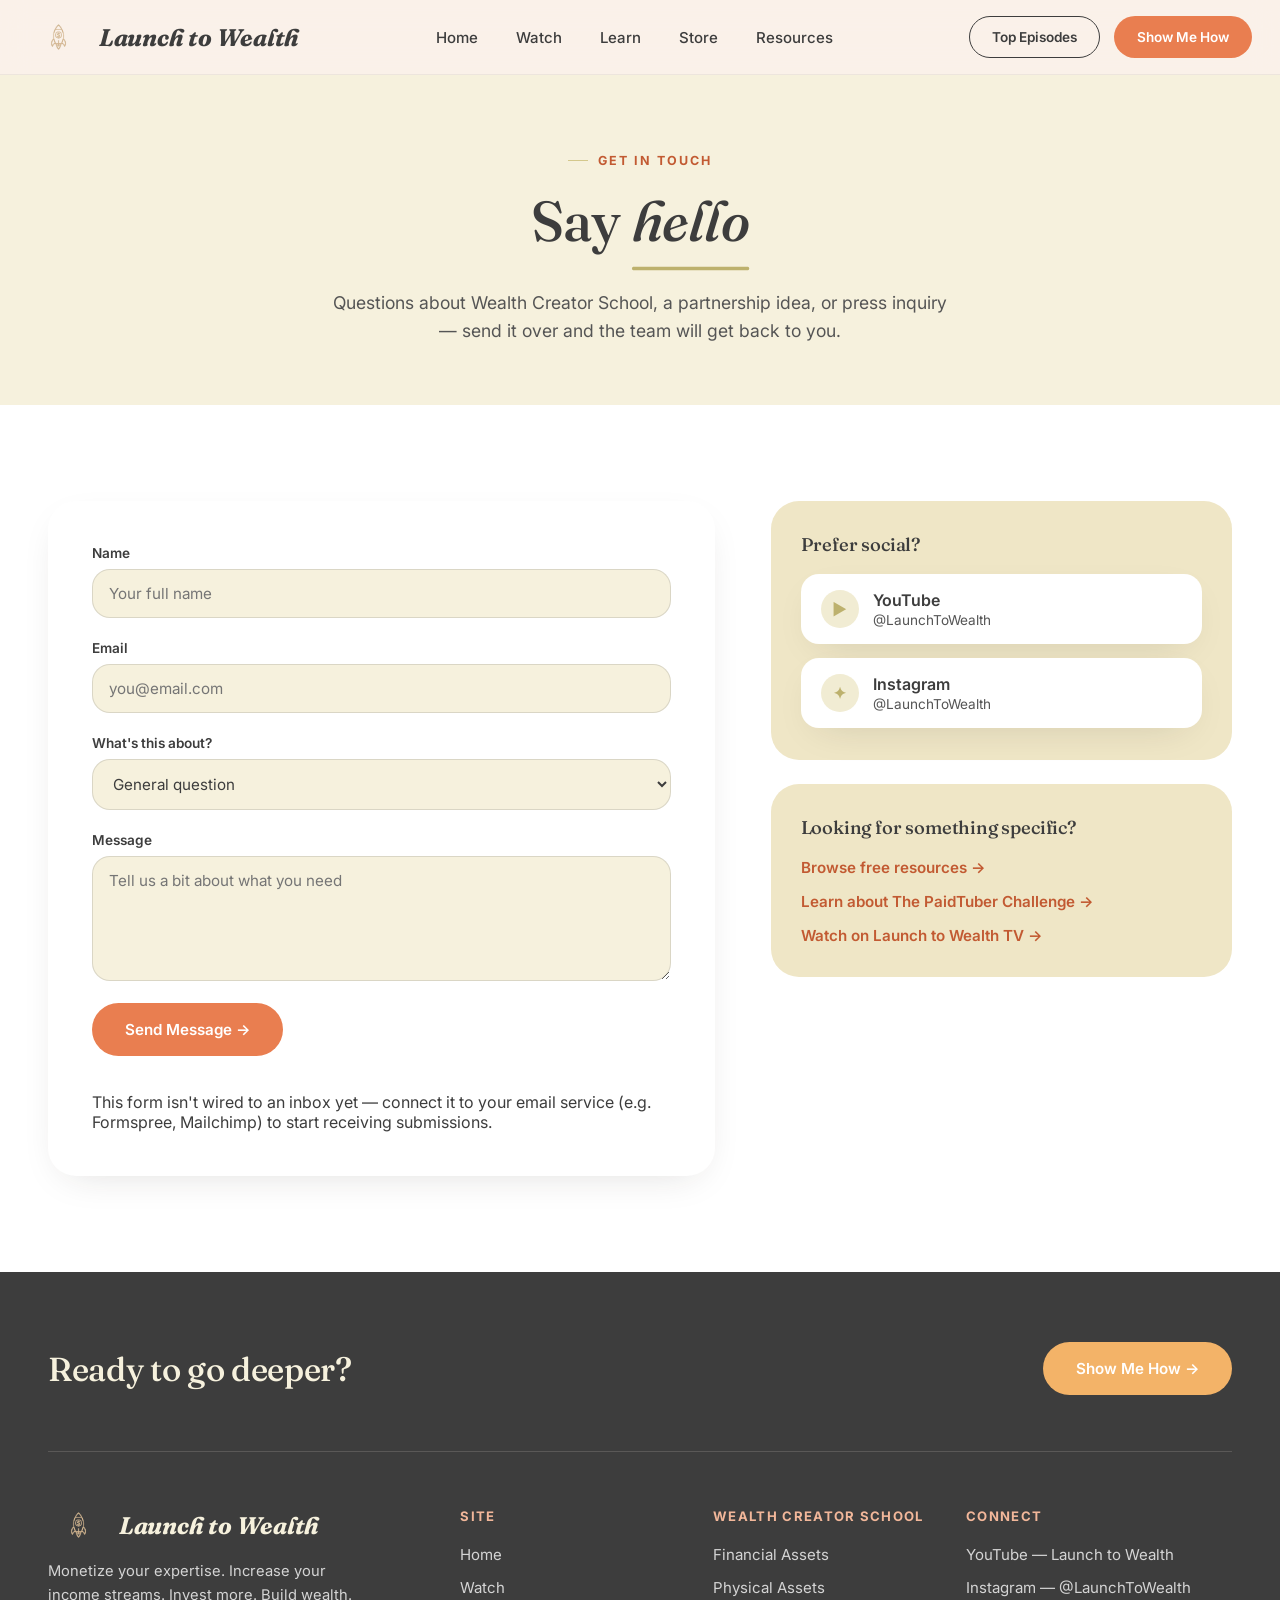
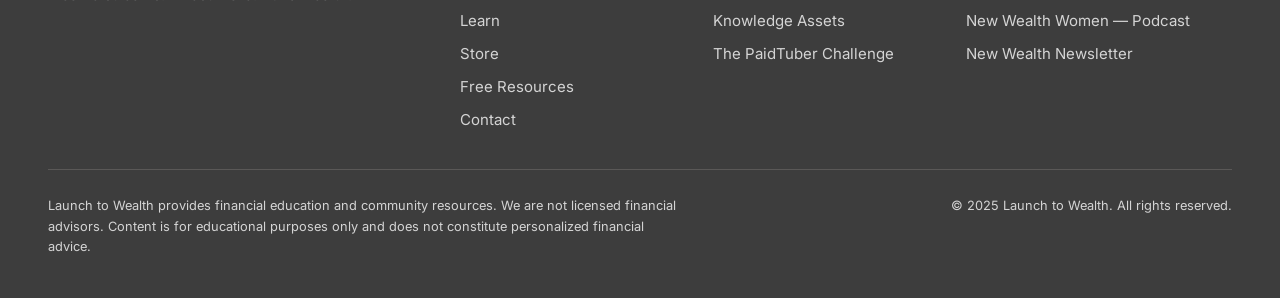
<file: contact.html>
<!DOCTYPE html>
<html lang="en">
<head>
<meta charset="UTF-8">
<meta name="viewport" content="width=device-width, initial-scale=1.0">
<title>Contact — Launch to Wealth</title>
<meta name="description" content="Get in touch with the Launch to Wealth team.">
<link rel="stylesheet" href="css/style.css">
</head>
<body>

<!-- ============ HEADER / NAV ============ -->
<header class="site-header">
  <nav class="nav">
    <a href="index.html" class="nav-logo">
      <img src="images/logo.png" alt="Launch to Wealth" onerror="this.style.display='none'; this.nextElementSibling.style.display='flex';">
      <span class="mark" style="display:none;">L</span>
      Launch to Wealth
    </a>
    <div class="nav-links">
      <a href="index.html">Home</a>
      <a href="index.html#watch">Watch</a>
      <a href="wealth-creator-school.html">Learn</a>
      <a href="index.html#store">Store</a>
      <a href="resources.html">Resources</a>
    </div>
    <div class="nav-cta">
      <a href="episodes.html" class="btn btn-outline btn-sm">Top Episodes</a>
      <a href="index.html#learn" class="btn btn-primary btn-sm">Show Me How</a>
      <button class="nav-toggle" aria-label="Menu"><span></span><span></span><span></span></button>
    </div>
  </nav>
  <div class="mobile-panel">
    <a href="index.html">Home</a>
    <a href="index.html#watch">Watch</a>
    <a href="wealth-creator-school.html">Learn</a>
    <a href="index.html#store">Store</a>
    <a href="resources.html">Resources</a>
    <a href="episodes.html">Top Episodes</a>
    <a href="index.html#learn" class="btn btn-primary">Show Me How</a>
  </div>
</header>

<!-- ============ PAGE HERO ============ -->
<section class="page-hero container" data-reveal>
  <span class="eyebrow">Get In Touch</span>
  <h1>Say <span class="italic squiggle">hello</span></h1>
  <p>Questions about Wealth Creator School, a partnership idea, or press inquiry — send it over and the team will get back to you.</p>
</section>

<!-- ============ CONTACT FORM + INFO ============ -->
<section class="section section-paper">
  <div class="container">
    <div class="contact-grid" data-reveal>
      <form class="contact-form">
        <div class="form-row">
          <label for="cf-name">Name</label>
          <input type="text" id="cf-name" name="name" required placeholder="Your full name">
        </div>
        <div class="form-row">
          <label for="cf-email">Email</label>
          <input type="email" id="cf-email" name="email" required placeholder="you@email.com">
        </div>
        <div class="form-row">
          <label for="cf-topic">What's this about?</label>
          <select id="cf-topic" name="topic">
            <option>General question</option>
            <option>The PaidTuber Challenge</option>
            <option>Brand or press inquiry</option>
            <option>Something else</option>
          </select>
        </div>
        <div class="form-row">
          <label for="cf-message">Message</label>
          <textarea id="cf-message" name="message" rows="5" required placeholder="Tell us a bit about what you need"></textarea>
        </div>
        <button type="submit" class="btn btn-primary">Send Message →</button>
        <p class="form-note" style="margin-top:14px;">This form isn't wired to an inbox yet — connect it to your email service (e.g. Formspree, Mailchimp) to start receiving submissions.</p>
      </form>

      <div class="contact-info">
        <div class="contact-info-card">
          <h3>Prefer social?</h3>
          <div class="founder-platforms">
            <a href="https://www.youtube.com/@LaunchToWealth" target="_blank" rel="noopener">
              <span class="plat-icon">▶</span>
              <span>YouTube <span class="plat-sub">@LaunchToWealth</span></span>
            </a>
            <a href="#">
              <span class="plat-icon">✦</span>
              <span>Instagram <span class="plat-sub">@LaunchToWealth</span></span>
            </a>
          </div>
        </div>
        <div class="contact-info-card">
          <h3>Looking for something specific?</h3>
          <ul class="contact-quicklinks">
            <li><a href="resources.html">Browse free resources →</a></li>
            <li><a href="paidtuber.html">Learn about The PaidTuber Challenge →</a></li>
            <li><a href="episodes.html">Watch on Launch to Wealth TV →</a></li>
          </ul>
        </div>
      </div>
    </div>
  </div>
</section>

<!-- ============ FOOTER ============ -->
<footer class="site-footer">
  <div class="container">
    <div class="footer-cta">
      <h2>Ready to go deeper?</h2>
      <a href="index.html#learn" class="btn btn-sage">Show Me How →</a>
    </div>
    <div class="footer-grid">
      <div class="footer-brand">
        <a href="index.html" class="nav-logo">
          <img src="images/logo.png" alt="Launch to Wealth" onerror="this.style.display='none'; this.nextElementSibling.style.display='flex';">
          <span class="mark" style="display:none;">L</span>
          Launch to Wealth
        </a>
        <p>Monetize your expertise. Increase your income streams. Invest more. Build wealth.</p>
      </div>
      <div class="footer-col">
        <h4>Site</h4>
        <ul>
          <li><a href="index.html">Home</a></li>
          <li><a href="index.html#watch">Watch</a></li>
          <li><a href="wealth-creator-school.html">Learn</a></li>
          <li><a href="index.html#store">Store</a></li>
          <li><a href="resources.html">Free Resources</a></li>
          <li><a href="contact.html">Contact</a></li>
        </ul>
      </div>
      <div class="footer-col">
        <h4>Wealth Creator School</h4>
        <ul>
          <li><a href="wealth-creator-school.html#financial-assets">Financial Assets</a></li>
          <li><a href="wealth-creator-school.html#physical-assets">Physical Assets</a></li>
          <li><a href="wealth-creator-school.html#knowledge-assets">Knowledge Assets</a></li>
          <li><a href="paidtuber.html">The PaidTuber Challenge</a></li>
        </ul>
      </div>
      <div class="footer-col">
        <h4>Connect</h4>
        <ul>
          <li><a href="https://www.youtube.com/@LaunchToWealth" target="_blank" rel="noopener">YouTube — Launch to Wealth</a></li>
          <li><a href="#">Instagram — @LaunchToWealth</a></li>
          <li><a href="#">New Wealth Women — Podcast</a></li>
          <li><a href="index.html#email-capture">New Wealth Newsletter</a></li>
        </ul>
      </div>
    </div>
    <div class="footer-legal">
      <p>Launch to Wealth provides financial education and community resources. We are not licensed financial advisors. Content is for educational purposes only and does not constitute personalized financial advice.</p>
      <p class="copyright">© 2025 Launch to Wealth. All rights reserved.</p>
    </div>
  </div>
</footer>

<script src="js/script.js"></script>
</body>
</html>
</file>
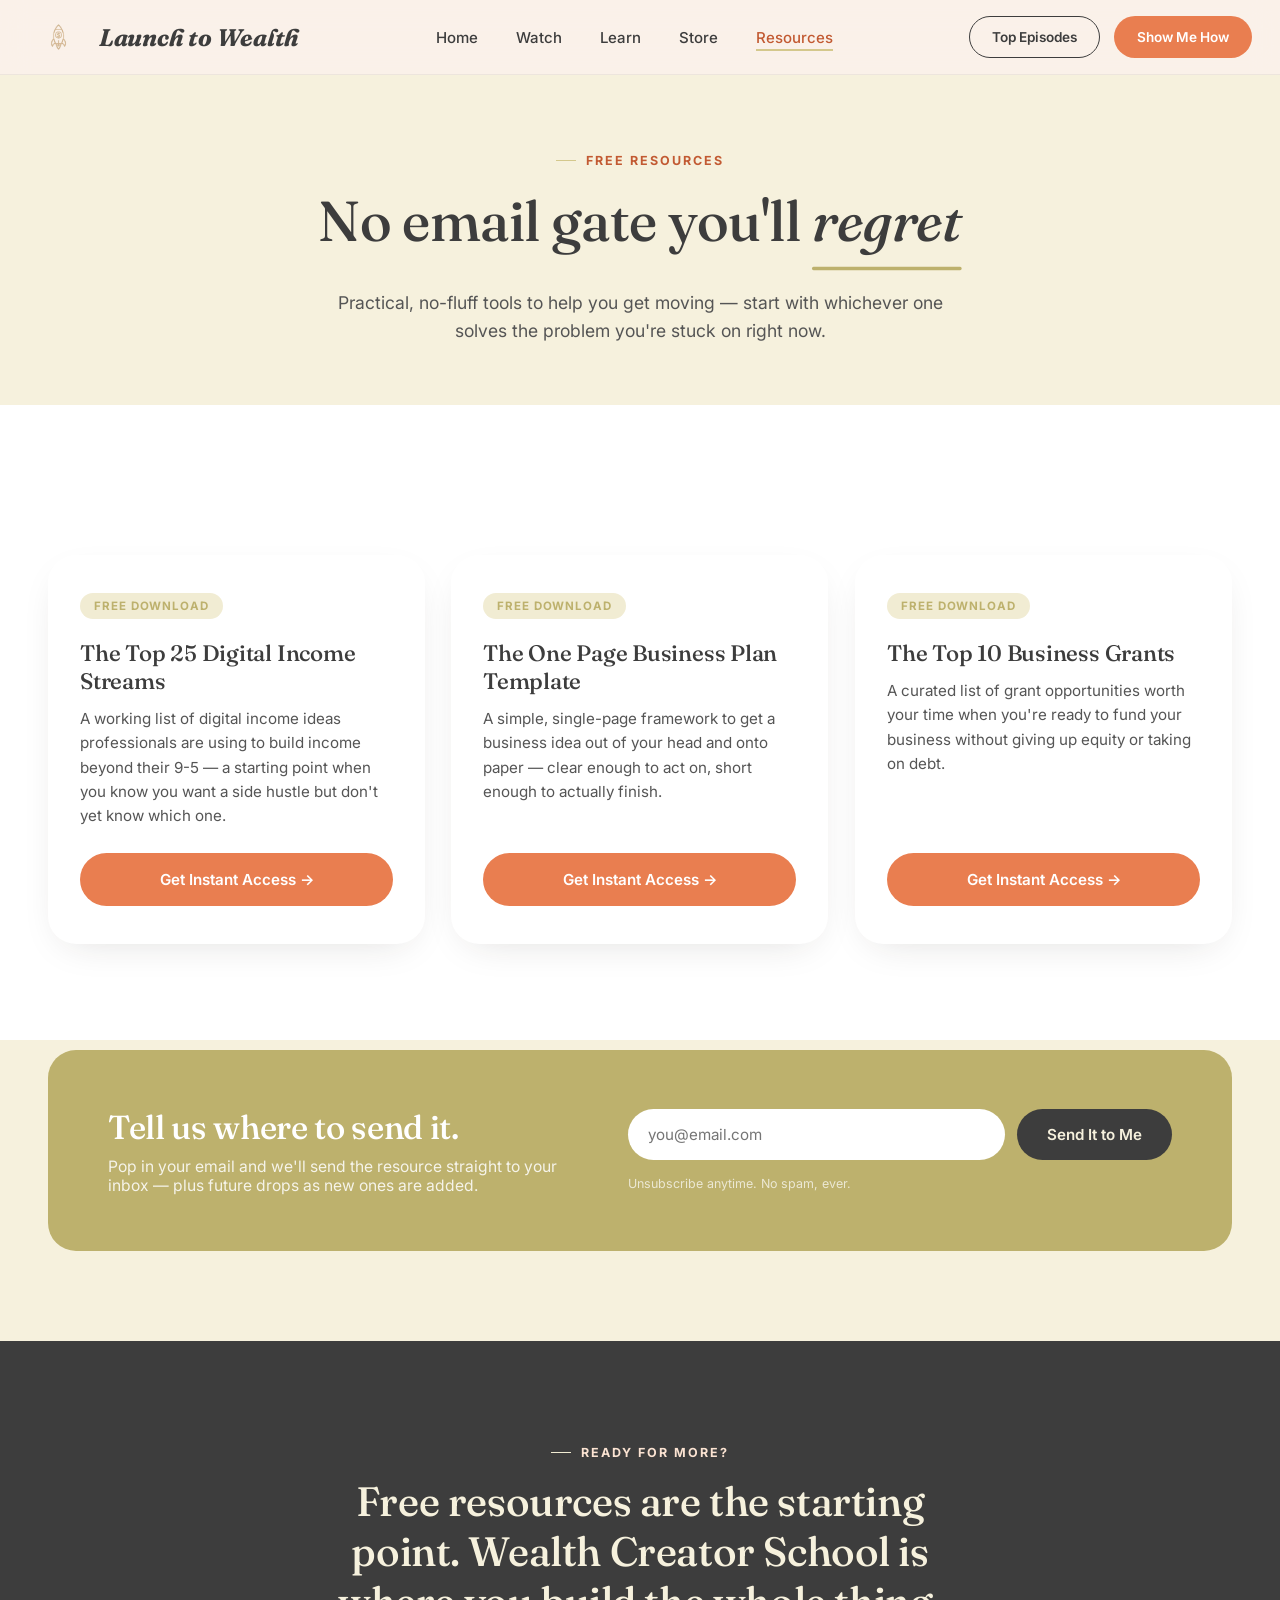
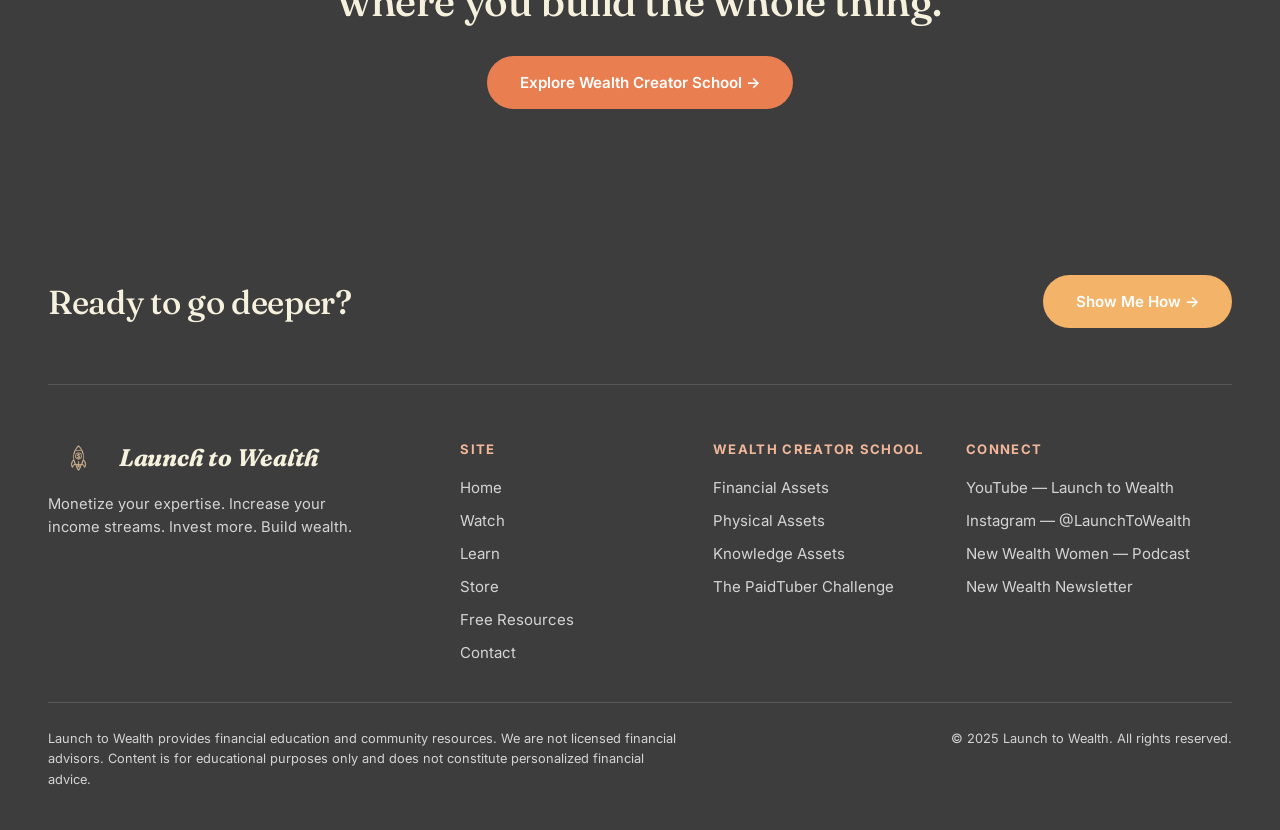
<file: resources.html>
<!DOCTYPE html>
<html lang="en">
<head>
<meta charset="UTF-8">
<meta name="viewport" content="width=device-width, initial-scale=1.0">
<title>Free Resources — Launch to Wealth</title>
<meta name="description" content="Free downloadable resources to help you launch a side hustle, fund your business, and build income beyond your 9-5.">
<link rel="stylesheet" href="css/style.css">
</head>
<body>

<!-- ============ HEADER / NAV ============ -->
<header class="site-header">
  <nav class="nav">
    <a href="index.html" class="nav-logo">
      <img src="images/logo.png" alt="Launch to Wealth" onerror="this.style.display='none'; this.nextElementSibling.style.display='flex';">
      <span class="mark" style="display:none;">L</span>
      Launch to Wealth
    </a>
    <div class="nav-links">
      <a href="index.html">Home</a>
      <a href="index.html#watch">Watch</a>
      <a href="wealth-creator-school.html">Learn</a>
      <a href="index.html#store">Store</a>
      <a href="resources.html" class="active">Resources</a>
    </div>
    <div class="nav-cta">
      <a href="episodes.html" class="btn btn-outline btn-sm">Top Episodes</a>
      <a href="index.html#learn" class="btn btn-primary btn-sm">Show Me How</a>
      <button class="nav-toggle" aria-label="Menu"><span></span><span></span><span></span></button>
    </div>
  </nav>
  <div class="mobile-panel">
    <a href="index.html">Home</a>
    <a href="index.html#watch">Watch</a>
    <a href="wealth-creator-school.html">Learn</a>
    <a href="index.html#store">Store</a>
    <a href="resources.html" class="active">Resources</a>
    <a href="episodes.html">Top Episodes</a>
    <a href="index.html#learn" class="btn btn-primary">Show Me How</a>
  </div>
</header>

<!-- ============ PAGE HERO ============ -->
<section class="page-hero container" data-reveal>
  <span class="eyebrow">Free Resources</span>
  <h1>No email gate you'll <span class="italic squiggle">regret</span></h1>
  <p>Practical, no-fluff tools to help you get moving — start with whichever one solves the problem you're stuck on right now.</p>
</section>

<!-- ============ RESOURCE CARDS ============ -->
<section class="section section-paper">
  <div class="container">
    <div class="academy-grid" data-reveal data-reveal-stagger>

      <div class="academy-card">
        <span class="badge">Free Download</span>
        <h3>The Top 25 Digital Income Streams</h3>
        <p>A working list of digital income ideas professionals are using to build income beyond their 9-5 — a starting point when you know you want a side hustle but don't yet know which one.</p>
        <a href="#get-access" class="btn btn-primary">Get Instant Access →</a>
      </div>

      <div class="academy-card">
        <span class="badge">Free Download</span>
        <h3>The One Page Business Plan Template</h3>
        <p>A simple, single-page framework to get a business idea out of your head and onto paper — clear enough to act on, short enough to actually finish.</p>
        <a href="#get-access" class="btn btn-primary">Get Instant Access →</a>
      </div>

      <div class="academy-card">
        <span class="badge">Free Download</span>
        <h3>The Top 10 Business Grants</h3>
        <p>A curated list of grant opportunities worth your time when you're ready to fund your business without giving up equity or taking on debt.</p>
        <a href="#get-access" class="btn btn-primary">Get Instant Access →</a>
      </div>

    </div>
  </div>
</section>

<!-- ============ GET ACCESS (EMAIL CAPTURE) ============ -->
<section class="container" id="get-access" style="padding: 10px 28px 90px;">
  <div class="email-capture" data-reveal>
    <div class="copy">
      <h2>Tell us where to send it.</h2>
      <p>Pop in your email and we'll send the resource straight to your inbox — plus future drops as new ones are added.</p>
    </div>
    <form class="email-form">
      <input type="email" placeholder="you@email.com" required aria-label="Email address">
      <button type="submit">Send It to Me</button>
      <span class="form-note">Unsubscribe anytime. No spam, ever.</span>
    </form>
  </div>
</section>

<!-- ============ NEXT STEP ============ -->
<section class="section section-ink">
  <div class="container" style="text-align:center;" data-reveal>
    <span class="eyebrow on-dark center">Ready For More?</span>
    <h2 style="color:var(--cream); font-size:clamp(1.9rem,3.2vw,2.6rem); margin-top:16px; max-width:640px; margin-left:auto; margin-right:auto;">Free resources are the starting point. Wealth Creator School is where you build the whole thing.</h2>
    <a href="wealth-creator-school.html" class="btn btn-primary" style="margin-top:30px;">Explore Wealth Creator School →</a>
  </div>
</section>

<!-- ============ FOOTER ============ -->
<footer class="site-footer">
  <div class="container">
    <div class="footer-cta">
      <h2>Ready to go deeper?</h2>
      <a href="index.html#learn" class="btn btn-sage">Show Me How →</a>
    </div>
    <div class="footer-grid">
      <div class="footer-brand">
        <a href="index.html" class="nav-logo">
          <img src="images/logo.png" alt="Launch to Wealth" onerror="this.style.display='none'; this.nextElementSibling.style.display='flex';">
          <span class="mark" style="display:none;">L</span>
          Launch to Wealth
        </a>
        <p>Monetize your expertise. Increase your income streams. Invest more. Build wealth.</p>
      </div>
      <div class="footer-col">
        <h4>Site</h4>
        <ul>
          <li><a href="index.html">Home</a></li>
          <li><a href="index.html#watch">Watch</a></li>
          <li><a href="wealth-creator-school.html">Learn</a></li>
          <li><a href="index.html#store">Store</a></li>
          <li><a href="resources.html">Free Resources</a></li>
          <li><a href="contact.html">Contact</a></li>
        </ul>
      </div>
      <div class="footer-col">
        <h4>Wealth Creator School</h4>
        <ul>
          <li><a href="wealth-creator-school.html#financial-assets">Financial Assets</a></li>
          <li><a href="wealth-creator-school.html#physical-assets">Physical Assets</a></li>
          <li><a href="wealth-creator-school.html#knowledge-assets">Knowledge Assets</a></li>
          <li><a href="paidtuber.html">The PaidTuber Challenge</a></li>
        </ul>
      </div>
      <div class="footer-col">
        <h4>Connect</h4>
        <ul>
          <li><a href="https://www.youtube.com/@LaunchToWealth" target="_blank" rel="noopener">YouTube — Launch to Wealth</a></li>
          <li><a href="#">Instagram — @LaunchToWealth</a></li>
          <li><a href="#">New Wealth Women — Podcast</a></li>
          <li><a href="index.html#email-capture">New Wealth Newsletter</a></li>
        </ul>
      </div>
    </div>
    <div class="footer-legal">
      <p>Launch to Wealth provides financial education and community resources. We are not licensed financial advisors. Content is for educational purposes only and does not constitute personalized financial advice.</p>
      <p class="copyright">© 2025 Launch to Wealth. All rights reserved.</p>
    </div>
  </div>
</footer>

<script src="js/script.js"></script>
</body>
</html>
</file>
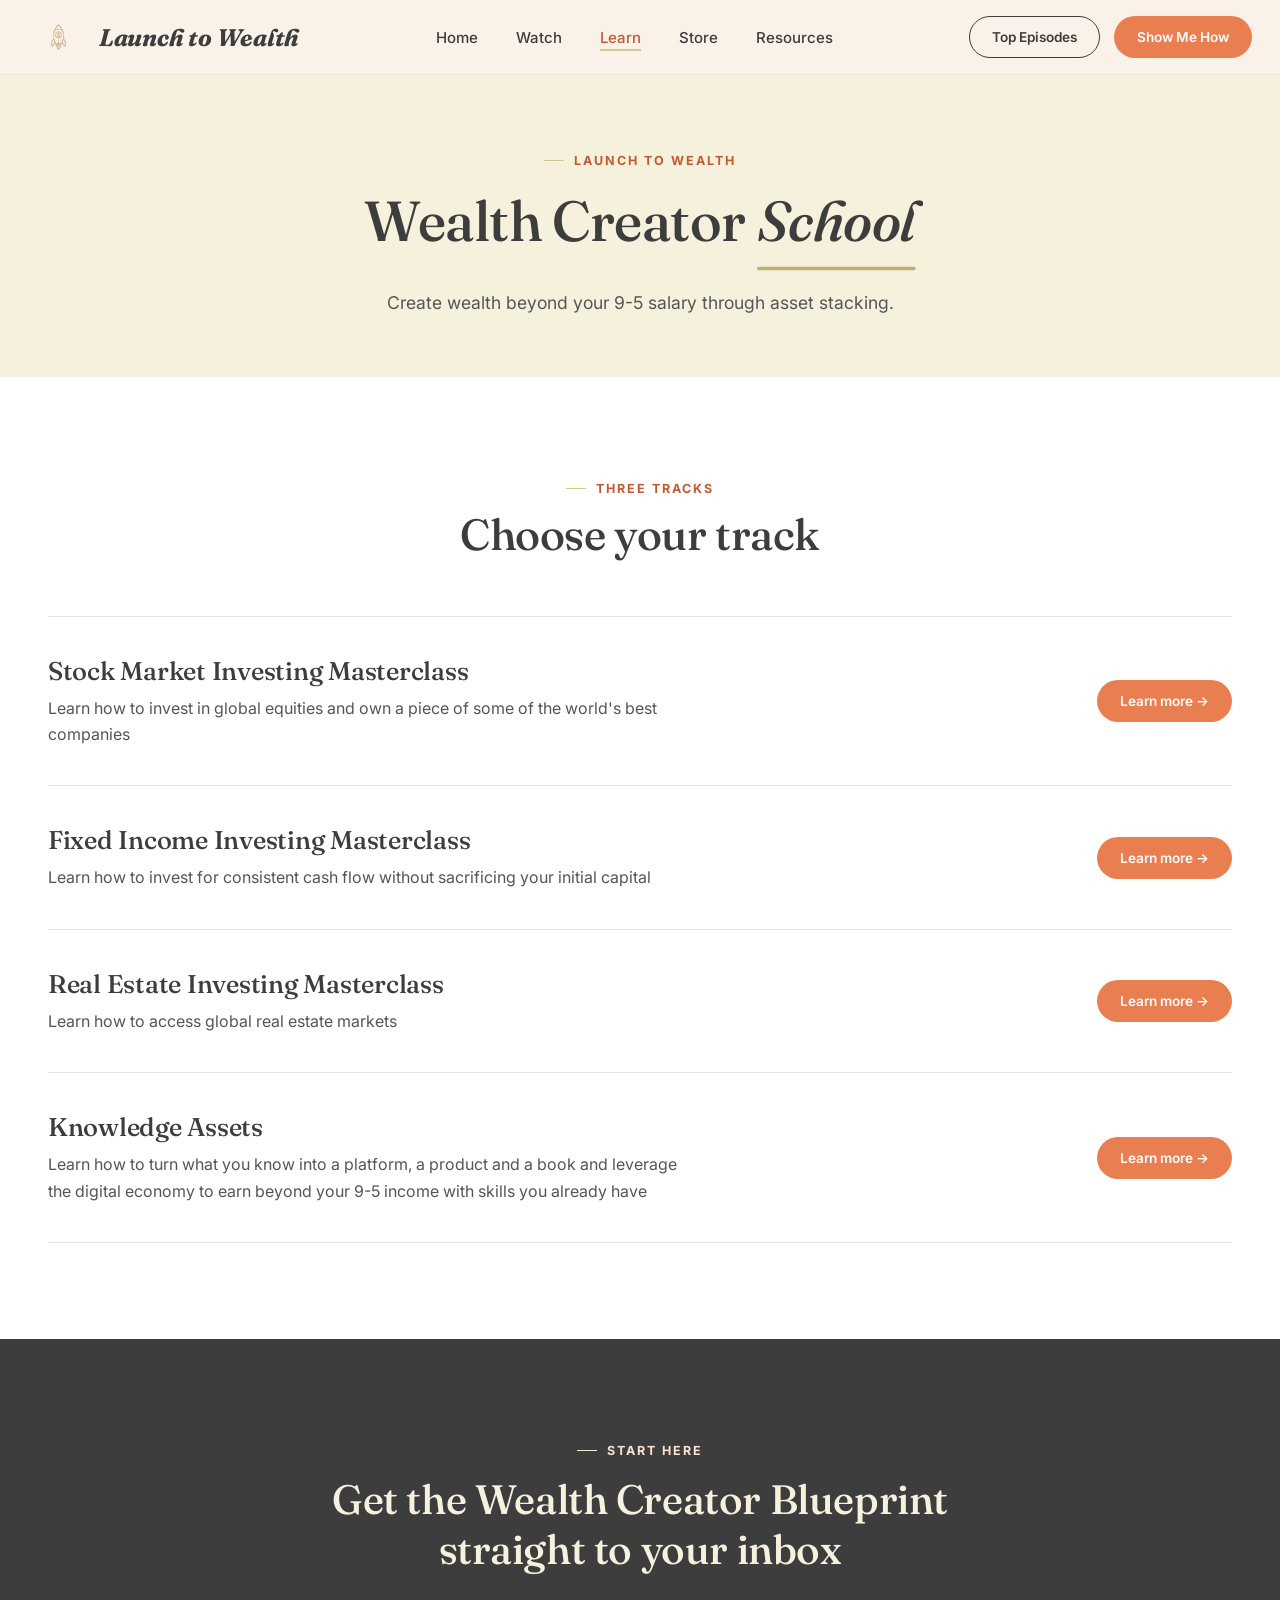
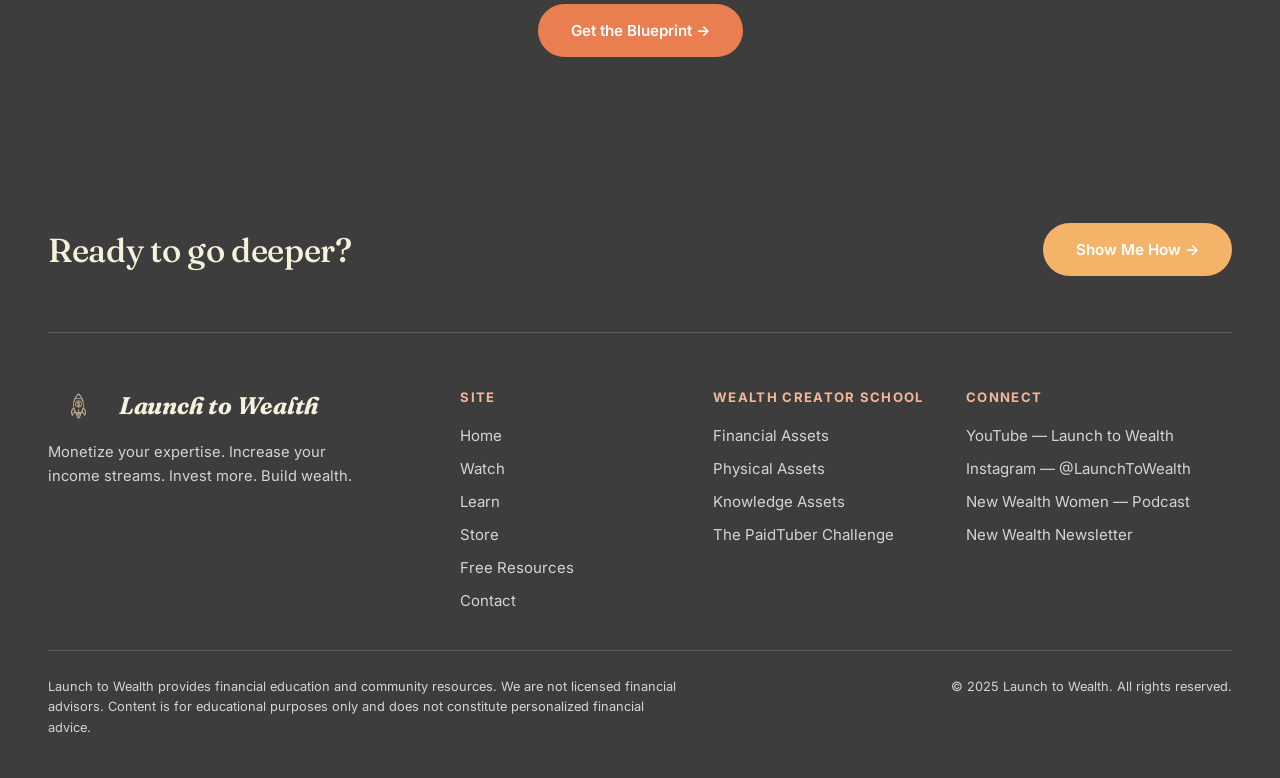
<file: wealth-creator-school.html>
<!DOCTYPE html>
<html lang="en">
<head>
<meta charset="UTF-8">
<meta name="viewport" content="width=device-width, initial-scale=1.0">
<title>Wealth Creator School — Launch to Wealth</title>
<meta name="description" content="Wealth Creator School: create wealth beyond your 9-5 salary through asset stacking.">
<link rel="stylesheet" href="css/style.css">
</head>
<body>

<!-- ============ HEADER / NAV ============ -->
<header class="site-header">
  <nav class="nav">
    <a href="index.html" class="nav-logo">
      <img src="images/logo.png" alt="Launch to Wealth" onerror="this.style.display='none'; this.nextElementSibling.style.display='flex';">
      <span class="mark" style="display:none;">L</span>
      Launch to Wealth
    </a>
    <div class="nav-links">
      <a href="index.html">Home</a>
      <a href="index.html#watch">Watch</a>
      <a href="wealth-creator-school.html" class="active">Learn</a>
      <a href="index.html#store">Store</a>
      <a href="resources.html">Resources</a>
    </div>
    <div class="nav-cta">
      <a href="episodes.html" class="btn btn-outline btn-sm">Top Episodes</a>
      <a href="index.html#learn" class="btn btn-primary btn-sm">Show Me How</a>
      <button class="nav-toggle" aria-label="Menu"><span></span><span></span><span></span></button>
    </div>
  </nav>
  <div class="mobile-panel">
    <a href="index.html">Home</a>
    <a href="index.html#watch">Watch</a>
    <a href="wealth-creator-school.html" class="active">Learn</a>
    <a href="index.html#store">Store</a>
    <a href="resources.html">Resources</a>
    <a href="episodes.html">Top Episodes</a>
    <a href="index.html#learn" class="btn btn-primary">Show Me How</a>
  </div>
</header>

<!-- ============ PAGE HERO ============ -->
<section class="page-hero container" data-reveal>
  <span class="eyebrow">Launch to Wealth</span>
  <h1>Wealth Creator <span class="italic squiggle">School</span></h1>
  <p>Create wealth beyond your 9-5 salary through asset stacking.</p>
</section>

<!-- ============ TRACKS ============ -->
<section class="section section-paper" id="tracks">
  <div class="container">
    <div class="section-head center" data-reveal>
      <span class="eyebrow center">Three Tracks</span>
      <h2>Choose your track</h2>
    </div>
    <div class="track-list" data-reveal data-reveal-stagger>
      <div class="course" id="financial-assets">
        <div class="course-text">
          <h4>Stock Market Investing Masterclass</h4>
          <p>Learn how to invest in global equities and own a piece of some of the world's best companies</p>
        </div>
        <button type="button" class="btn btn-primary btn-sm" data-blueprint="Stock Market Investing Masterclass">Learn more →</button>
      </div>
      <div class="course">
        <div class="course-text">
          <h4>Fixed Income Investing Masterclass</h4>
          <p>Learn how to invest for consistent cash flow without sacrificing your initial capital</p>
        </div>
        <button type="button" class="btn btn-primary btn-sm" data-blueprint="Fixed Income Investing Masterclass">Learn more →</button>
      </div>
      <div class="course" id="physical-assets">
        <div class="course-text">
          <h4>Real Estate Investing Masterclass</h4>
          <!-- NOTE: Vanessa's message ended mid-sentence ("...global real estate markets with limited").
               Replace the line below with her full sentence once she sends it. -->
          <p>Learn how to access global real estate markets</p>
        </div>
        <button type="button" class="btn btn-primary btn-sm" data-blueprint="Real Estate Investing Masterclass">Learn more →</button>
      </div>
      <div class="course" id="knowledge-assets">
        <div class="course-text">
          <h4>Knowledge Assets</h4>
          <p>Learn how to turn what you know into a platform, a product and a book and leverage the digital economy to earn beyond your 9-5 income with skills you already have</p>
        </div>
        <button type="button" class="btn btn-primary btn-sm" data-blueprint="Knowledge Assets">Learn more →</button>
      </div>
    </div>
  </div>
</section>

<!-- ============ BLUEPRINT CTA ============ -->
<section class="section section-ink">
  <div class="container" style="text-align:center;" data-reveal>
    <span class="eyebrow on-dark center">Start Here</span>
    <h2 style="color:var(--cream); font-size:clamp(1.9rem,3.2vw,2.6rem); margin-top:16px; max-width:640px; margin-left:auto; margin-right:auto;">Get the Wealth Creator Blueprint straight to your inbox</h2>
    <button type="button" class="btn btn-primary" style="margin-top:30px;" data-blueprint="Wealth Creator Blueprint">Get the Blueprint →</button>
  </div>
</section>

<!-- ============ FOOTER ============ -->
<footer class="site-footer">
  <div class="container">
    <div class="footer-cta">
      <h2>Ready to go deeper?</h2>
      <a href="index.html#learn" class="btn btn-sage">Show Me How →</a>
    </div>
    <div class="footer-grid">
      <div class="footer-brand">
        <a href="index.html" class="nav-logo">
          <img src="images/logo.png" alt="Launch to Wealth" onerror="this.style.display='none'; this.nextElementSibling.style.display='flex';">
          <span class="mark" style="display:none;">L</span>
          Launch to Wealth
        </a>
        <p>Monetize your expertise. Increase your income streams. Invest more. Build wealth.</p>
      </div>
      <div class="footer-col">
        <h4>Site</h4>
        <ul>
          <li><a href="index.html">Home</a></li>
          <li><a href="index.html#watch">Watch</a></li>
          <li><a href="wealth-creator-school.html" class="active">Learn</a></li>
          <li><a href="index.html#store">Store</a></li>
          <li><a href="resources.html">Free Resources</a></li>
          <li><a href="contact.html">Contact</a></li>
        </ul>
      </div>
      <div class="footer-col">
        <h4>Wealth Creator School</h4>
        <ul>
          <li><a href="wealth-creator-school.html#financial-assets">Financial Assets</a></li>
          <li><a href="wealth-creator-school.html#physical-assets">Physical Assets</a></li>
          <li><a href="wealth-creator-school.html#knowledge-assets">Knowledge Assets</a></li>
          <li><a href="paidtuber.html">The PaidTuber Challenge</a></li>
        </ul>
      </div>
      <div class="footer-col">
        <h4>Connect</h4>
        <ul>
          <li><a href="https://www.youtube.com/@LaunchToWealth" target="_blank" rel="noopener">YouTube — Launch to Wealth</a></li>
          <li><a href="#">Instagram — @LaunchToWealth</a></li>
          <li><a href="#">New Wealth Women — Podcast</a></li>
          <li><a href="index.html#email-capture">New Wealth Newsletter</a></li>
        </ul>
      </div>
    </div>
    <div class="footer-legal">
      <p>Launch to Wealth provides financial education and community resources. We are not licensed financial advisors. Content is for educational purposes only and does not constitute personalized financial advice.</p>
      <p class="copyright">© 2025 Launch to Wealth. All rights reserved.</p>
    </div>
  </div>
</footer>

<script src="js/script.js"></script>
</body>
</html>
</file>
<file: css/style.css>
/* =========================================================
   LAUNCH TO WEALTH — Design System
   Palette: warm cream base, with olive / apricot / burnt coral
   as the three button colors, and a charcoal/gray text system.
   Type: Fraunces (display/editorial serif + italic voice) +
   Inter (body/utility).
========================================================= */

@import url('https://fonts.googleapis.com/css2?family=Fraunces:ital,opsz,wght@0,9..144,300;0,9..144,400;0,9..144,500;0,9..144,600;0,9..144,700;1,9..144,400;1,9..144,500;1,9..144,600;1,9..144,700&family=Inter:wght@400;500;600;700;800&display=swap');

:root{
  /* colors */
  --cream:      #F6F1DD;
  --cream-deep: #EFE6C6;
  --paper:      #FFFFFF;
  --ink:        #3D3D3D;
  --ink-soft:   #555555;
  --ink-faint:  #D4D4D4;

  /* accent family (was "rose") — now Burnt Coral */
  --rose:       #F2B79A;
  --rose-deep:  #E97E50;
  --rose-ink:   #C25A32;
  --rose-pale:  #FBE3D2;
  --rose-line:  #F3C6AC;

  /* secondary accent family (was "sage") — now Olive */
  --sage:       #D4C88C;
  --sage-deep:  #BDB16D;
  --sage-pale:  #F1ECD3;

  --white:      #FFFFFF;

  /* dedicated button colors */
  --btn-olive:   #BDB16D;
  --btn-apricot: #F3B368;
  --btn-coral:   #E97E50;
  --btn-text:    #FFFFFF;

  --font-display: 'Fraunces', serif;
  --font-body: 'Inter', sans-serif;

  --container: 1240px;
  --radius-lg: 28px;
  --radius-md: 18px;
  --radius-pill: 999px;

  --shadow-soft: 0 20px 60px -25px rgba(140, 63, 77, 0.35);
  --shadow-card: 0 12px 40px -18px rgba(38, 32, 25, 0.18);
}

*, *::before, *::after{ box-sizing: border-box; }
html{ scroll-behavior: smooth; }
body{
  margin:0;
  font-family: var(--font-body);
  background: var(--cream);
  color: var(--ink);
  -webkit-font-smoothing: antialiased;
  overflow-x: hidden;
}
img{ max-width:100%; display:block; }
a{ color: inherit; text-decoration:none; }
ul{ margin:0; padding:0; list-style:none; }
button{ font-family: inherit; cursor:pointer; }
h1,h2,h3,h4{ margin:0; font-family: var(--font-display); font-weight:500; letter-spacing:-0.01em; }
p{ margin:0; }

:focus-visible{
  outline: 2px solid var(--sage-deep);
  outline-offset: 3px;
}

@media (prefers-reduced-motion: reduce){
  *{ animation-duration: 0.01ms !important; animation-iteration-count: 1 !important; transition-duration: 0.01ms !important; scroll-behavior: auto !important; }
}

.container{
  width: 100%;
  max-width: var(--container);
  margin: 0 auto;
  padding: 0 28px;
}

.italic{ font-style: italic; }

/* -------------------- shared type helpers -------------------- */
.eyebrow{
  display:inline-flex;
  align-items:center;
  gap:10px;
  font-family: var(--font-body);
  font-size: 12.5px;
  font-weight: 700;
  letter-spacing: 0.16em;
  text-transform: uppercase;
  color: var(--rose-ink);
}
.eyebrow::before{
  content:"";
  width: 20px; height:1px;
  background: var(--sage);
}
.eyebrow.center{ justify-content:center; }
.eyebrow.on-dark{ color: var(--rose-pale); }
.eyebrow.on-dark::before{ background: var(--sage-pale); }

.section-head{
  max-width: 680px;
}
.section-head.center{ margin: 0 auto; text-align:center; }
.section-head h2{
  font-size: clamp(2rem, 3.4vw, 2.85rem);
  line-height: 1.12;
  margin-top: 14px;
}
.section-head p{
  margin-top: 18px;
  font-size: 1.05rem;
  line-height: 1.65;
  color: var(--ink-soft);
}

/* sage squiggle underline used sparingly under one accent word per major section */
.squiggle{
  position: relative;
  white-space: nowrap;
}
.squiggle svg{
  position:absolute;
  left:0; right:0; bottom:-0.14em;
  width:100%; height:0.3em;
  overflow:visible;
}

/* -------------------- buttons -------------------- */
.btn{
  display:inline-flex;
  align-items:center;
  justify-content:center;
  gap:8px;
  padding: 16px 32px;
  border-radius: var(--radius-pill);
  font-size: 0.95rem;
  font-weight: 600;
  border: 1px solid transparent;
  transition: transform .35s cubic-bezier(.2,.8,.2,1), box-shadow .35s ease, background .3s ease, color .3s ease, border-color .3s ease;
  white-space: nowrap;
}
.btn-primary{
  background: var(--btn-coral);
  color: var(--btn-text);
}
.btn-primary:hover{
  background: var(--rose-ink);
  transform: translateY(-2px);
  box-shadow: var(--shadow-soft);
}
.btn-outline{
  background: transparent;
  color: var(--ink);
  border-color: var(--ink);
}
.btn-outline:hover{
  background: var(--btn-olive);
  border-color: var(--btn-olive);
  color: var(--btn-text);
  transform: translateY(-2px);
}
.btn-outline.on-rose{ border-color: var(--ink); }
.btn-light{
  background: var(--paper);
  color: var(--ink);
}
.btn-light:hover{ transform: translateY(-2px); box-shadow: var(--shadow-card); }
.btn-sage{
  background: var(--btn-apricot);
  color: var(--btn-text);
}
.btn-sage:hover{ background: var(--rose-ink); transform: translateY(-2px); }
.btn-sm{ padding: 12px 22px; font-size: 0.85rem; }
.btn-arrow{ transition: transform .3s ease; }
.btn:hover .btn-arrow{ transform: translateX(4px); }

/* -------------------- nav -------------------- */
.site-header{
  position: sticky;
  top:0;
  z-index: 100;
  background: rgba(251, 242, 236, 0.86);
  backdrop-filter: blur(14px);
  border-bottom: 1px solid rgba(38,32,25,0.06);
}
.nav{
  display:flex;
  align-items:center;
  justify-content: space-between;
  padding: 16px 28px;
}
.nav-logo{
  display:flex;
  align-items:center;
  gap:10px;
  font-family: var(--font-display);
  font-style: italic;
  font-size: 1.5rem;
  letter-spacing: -0.01em;
  white-space: nowrap;
}
.nav-logo img{ height: 34px; width:auto; }
.nav-logo .mark{
  width:34px; height:34px; border-radius:50%;
  background: linear-gradient(135deg, var(--rose) 0%, var(--rose-deep) 100%);
  display:flex; align-items:center; justify-content:center;
  color:var(--white); font-size:0.95rem; font-weight:600;
}
.nav-links{
  display:flex;
  align-items:center;
  gap:38px;
}
.nav-links a{
  font-size: 0.94rem;
  font-weight: 500;
  color: var(--ink);
  position:relative;
  padding: 4px 0;
}
.nav-links a::after{
  content:"";
  position:absolute; left:0; bottom:0;
  width:0; height:2px;
  background: var(--sage);
  transition: width .3s ease;
}
.nav-links a:hover::after, .nav-links a.active::after{ width:100%; }
.nav-links a.active{ color: var(--rose-ink); }
.nav-cta{ display:flex; align-items:center; gap:14px; }
.nav-toggle{
  display:none;
  background:none; border:none;
  width: 40px; height:40px;
  align-items:center; justify-content:center;
  flex-direction:column; gap:5px;
}
.nav-toggle span{ width:22px; height:2px; background:var(--ink); border-radius:2px; transition: all .3s ease;}
.nav-toggle.is-open span:nth-child(1){ transform: translateY(7px) rotate(45deg); }
.nav-toggle.is-open span:nth-child(2){ opacity:0; }
.nav-toggle.is-open span:nth-child(3){ transform: translateY(-7px) rotate(-45deg); }

.mobile-panel{
  display:none;
  flex-direction:column;
  gap:4px;
  padding: 10px 28px 26px;
  background: var(--cream);
  border-bottom: 1px solid rgba(38,32,25,0.06);
}
.mobile-panel a{
  padding: 13px 4px;
  font-size: 1.05rem;
  border-bottom: 1px solid rgba(38,32,25,0.08);
}
.mobile-panel .btn{ margin-top:14px; width:100%; }
.mobile-panel.is-open{ display:flex; }

/* -------------------- image placeholder system --------------------
   Drop real files into /images using the same filenames referenced
   in the HTML (see the comment above each <img>). Until then this
   shows an elegant placeholder so the layout previews correctly. */
.img-frame{
  position:relative;
  overflow:hidden;
  background: linear-gradient(155deg, var(--rose-pale) 0%, var(--cream-deep) 100%);
}
.img-frame img{
  width:100%; height:100%; object-fit:cover;
  position:relative; z-index:1;
  opacity:0;
  transition: opacity .4s ease;
}
.img-frame img[data-loaded="true"]{ opacity:1; }
.img-frame:not(.no-tint) img{
  filter: saturate(0.78) brightness(0.97) sepia(0.08);
}
/* Soft brand-color wash so real, uncontrolled photos harmonize with the
   palette instead of clashing. The founder portrait opts out via .no-tint
   since it should read as a true, accurate likeness. */
.img-frame:not(.no-tint)::after{
  content:"";
  position:absolute; inset:0;
  z-index:2;
  pointer-events:none;
  background: linear-gradient(150deg, rgba(233,126,80,0.34) 0%, rgba(189,177,109,0.30) 100%);
  mix-blend-mode: multiply;
}
.img-frame .placeholder-label, .watch-clip-frame .placeholder-label{
  position:absolute; inset:0;
  display:flex; flex-direction:column; align-items:center; justify-content:center;
  gap:10px;
  text-align:center;
  padding: 20px;
  color: var(--rose-ink);
  font-family: var(--font-body);
}
.img-frame .placeholder-label .icon, .watch-clip-frame .placeholder-label .icon{
  width:46px; height:46px;
  border-radius:50%;
  border: 1.5px solid var(--rose-ink);
  display:flex; align-items:center; justify-content:center;
  opacity:0.55;
}
.img-frame .placeholder-label small, .watch-clip-frame .placeholder-label small{
  font-size:11px; letter-spacing:.08em; text-transform:uppercase;
  opacity:0.6; font-weight:600;
}
.img-frame img[data-loaded="true"] + .placeholder-label{ display:none; }

/* organic blob behind portraits */
.blob-wrap{ position:relative; }
.blob-wrap::before{
  content:"";
  position:absolute;
  width:82%; height:82%;
  top:10%; right:-10%;
  background: var(--rose);
  border-radius: 62% 38% 55% 45% / 45% 55% 45% 55%;
  z-index:0;
  filter: blur(0.5px);
}
.blob-wrap .img-frame{
  position:relative; z-index:1;
  border-radius: 46% 54% 58% 42% / 50% 46% 54% 50%;
  aspect-ratio: 4/5;
  box-shadow: var(--shadow-soft);
}

/* =========================================================
   MARQUEE / TICKER STRIP
========================================================= */
.marquee-strip{
  background: var(--ink);
  color: var(--cream);
  padding: 15px 0;
  overflow:hidden;
  position:relative;
}
.marquee-track{
  display:flex;
  width: max-content;
  animation: marquee 24s linear infinite;
}
.marquee-track span{
  display:flex;
  align-items:center;
  gap:14px;
  padding: 0 28px;
  font-family: var(--font-display);
  font-style: italic;
  font-size: 1.05rem;
  white-space:nowrap;
}
.marquee-track span::after{
  content:"\2726";
  color: var(--sage);
  font-style:normal;
  font-size: 0.7rem;
}
@keyframes marquee{
  from{ transform: translateX(0); }
  to{ transform: translateX(-50%); }
}

/* press logo strip */
.press-strip{
  padding: 34px 0;
  border-top: 1px solid rgba(38,32,25,0.08);
  border-bottom: 1px solid rgba(38,32,25,0.08);
  position: relative;
  overflow: hidden;
}
.press-row{
  display:flex;
  align-items:center;
  justify-content: space-between;
  gap: 24px;
  flex-wrap: wrap;
}
.press-row span{
  font-family: var(--font-display);
  font-size: 1.15rem;
  color: var(--ink-soft);
  opacity: 0.75;
  letter-spacing: 0.01em;
}
.press-row img{
  height: 34px;
  width: auto;
  filter: grayscale(100%);
  opacity: 0.55;
  transition: opacity .3s ease, filter .3s ease;
}
.press-row img:hover{
  filter: grayscale(0%);
  opacity: 1;
}

/* =========================================================
   HERO
========================================================= */
.hero{
  padding: 64px 0 90px;
  position:relative;
}
.hero-grid{
  display:grid;
  grid-template-columns: 1.05fr 0.95fr;
  gap: 64px;
  align-items:center;
}
.hero-copy h1{
  font-size: clamp(2.6rem, 4.6vw, 4.1rem);
  line-height: 1.08;
}
.hero-copy .eyebrow{ margin-bottom: 20px; }
.hero-copy p.lede{
  margin-top: 24px;
  font-size: 1.18rem;
  line-height: 1.6;
  color: var(--ink-soft);
  max-width: 480px;
}
.hero-actions{
  display:flex;
  align-items:center;
  gap:18px;
  margin-top: 36px;
  flex-wrap: wrap;
}
.trust-bar{
  margin-top: 40px;
  display:flex;
  align-items:center;
  gap:12px;
  color: var(--ink-soft);
  font-size: 0.9rem;
}
.trust-bar .dots{ display:flex; }
.trust-bar .dots span{
  width:28px; height:28px; border-radius:50%;
  background: var(--rose);
  border: 2px solid var(--cream);
  margin-left:-10px;
}
.trust-bar .dots span:first-child{ margin-left:0; }

.hero-visual{ position:relative; }
.hero-visual .img-frame{
  aspect-ratio: 4/5;
}
.hero-face-grid{
  display:grid;
  grid-template-columns: repeat(3, 1fr);
  gap: 14px;
}
.hero-face-grid .img-frame{
  aspect-ratio: 1/1;
  border-radius: var(--radius-md);
  box-shadow: var(--shadow-card);
}
.hero-face-grid{ gap:12px; padding-bottom:18px; }
.hero-face-grid .img-frame:nth-child(3n+2){ transform: translateY(18px); }
.hero-visual .floater{
  position:absolute;
  background: var(--paper);
  border-radius: var(--radius-md);
  box-shadow: var(--shadow-card);
  padding: 18px 22px;
  display:flex;
  align-items:center;
  gap:12px;
  z-index:2;
}
.hero-visual .floater.f1{ top: 10%; left: -12%; }
.hero-visual .floater.f2{ bottom: 34px; right: 14px; }
.floater .stat-num{ font-family: var(--font-display); font-size:1.6rem; color: var(--rose-ink); }
.floater .stat-label{ font-size:0.78rem; color: var(--ink-soft); line-height:1.3; max-width:120px; }
.floater .sage-dot{ width:10px; height:10px; border-radius:50%; background:var(--sage); flex-shrink:0; }

/* =========================================================
   SECTIONS - generic paddings/backgrounds
========================================================= */
.section{ padding: 96px 0; position:relative; overflow:hidden; }
.section.tight{ padding: 72px 0; }
.section-cream{ background: var(--cream); }
.section-paper{ background: var(--paper); }
.section-deep{ background: var(--cream-deep); }
.section-ink{ background: var(--ink); color: var(--cream); }
.section-rose{
  background: linear-gradient(135deg, var(--rose-deep) 0%, var(--rose) 100%);
  color: var(--white);
}

/* =========================================================
   PROBLEM SECTION (stat cards)
========================================================= */
.problem-lede{
  font-size: 1.3rem;
  line-height: 1.6;
  color: var(--ink-soft);
  max-width: 760px;
  margin-top: 22px;
}
.stat-grid{
  margin-top: 56px;
  display:grid;
  grid-template-columns: repeat(3, 1fr);
  gap: 26px;
}
.stat-card{
  background: var(--paper);
  border-radius: var(--radius-lg);
  padding: 40px 32px;
  box-shadow: var(--shadow-card);
  border: 1px solid rgba(38,32,25,0.05);
}
.stat-card .num{
  font-family: var(--font-display);
  font-style: italic;
  font-size: 3.1rem;
  color: var(--rose-ink);
  line-height:1;
}
.stat-card p{
  margin-top: 16px;
  font-size: 0.98rem;
  line-height:1.55;
  color: var(--ink-soft);
}
.problem-close{
  margin-top: 52px;
  display:flex;
  align-items:center;
  gap: 22px;
  padding: 30px 36px;
  background: var(--sage-pale);
  border-radius: var(--radius-lg);
}
.problem-close .glyph{
  width:52px; height:52px; flex-shrink:0;
  border-radius:50%;
  background: var(--sage-deep);
  color: var(--white);
  display:flex; align-items:center; justify-content:center;
  font-family: var(--font-display); font-style:italic; font-size:1.3rem;
}
.problem-close p{ font-size:1.08rem; line-height:1.55; }
.problem-close strong{ color: var(--sage-deep); font-weight:700; }

/* =========================================================
   PROGRAMS
========================================================= */
.program-row{
  display:grid;
  grid-template-columns: 90px 1fr auto;
  gap: 30px;
  align-items:center;
  padding: 40px 8px;
  border-top: 1px solid rgba(38,32,25,0.1);
}
.program-list .program-row:last-child{ border-bottom: 1px solid rgba(38,32,25,0.1); }
.program-index{
  font-family: var(--font-display);
  font-style: italic;
  font-size: 2.4rem;
  color: var(--rose-line);
}
.program-body h3{
  font-size: 1.6rem;
  display:flex;
  align-items:baseline;
  gap:12px;
  flex-wrap:wrap;
}
.program-body h3 .trademark{ font-size: 0.55em; vertical-align: super; color: var(--rose-ink); }
.program-body h3 .tagline{
  font-family: var(--font-body);
  font-weight: 500;
  font-size: 1rem;
  color: var(--ink-soft);
}
.program-body p{
  margin-top: 12px;
  color: var(--ink-soft);
  line-height:1.6;
  max-width: 620px;
}
.program-outcomes{
  margin-top: 16px;
  display:flex;
  flex-wrap:wrap;
  gap: 10px;
}
.program-outcomes span{
  font-size: 0.8rem;
  font-weight:600;
  padding: 7px 14px;
  border-radius: var(--radius-pill);
  background: var(--sage-pale);
  color: var(--sage-deep);
}
.program-outcomes span::before{ content:"\2713 "; }

/* =========================================================
   MEMBERSHIP CTA BLOCK (home page teaser)
========================================================= */
.cta-block{
  border-radius: var(--radius-lg);
  padding: 64px;
  text-align:center;
  position:relative;
  overflow:hidden;
}
.cta-block::before{
  content:"";
  position:absolute;
  width:340px; height:340px;
  background: rgba(255,255,255,0.12);
  border-radius:50%;
  top:-140px; left:-100px;
}
.cta-block::after{
  content:"";
  position:absolute;
  width:220px; height:220px;
  background: rgba(255,255,255,0.1);
  border-radius:50%;
  bottom:-100px; right:-60px;
}
.cta-block h2{ font-size: clamp(1.9rem, 3.4vw, 2.7rem); color:var(--white); position:relative; z-index:1; }
.cta-block p{ margin-top:16px; color: rgba(255,255,255,0.9); font-size:1.05rem; position:relative; z-index:1; }
.cta-block .btn{ margin-top: 30px; position:relative; z-index:1; }
.cta-block .fine-print{
  margin-top: 18px;
  font-size: 0.85rem;
  color: rgba(255,255,255,0.75);
  position:relative; z-index:1;
}

/* =========================================================
   EXPLORE MORE
========================================================= */
.explore-grid{
  margin-top: 54px;
  display:grid;
  grid-template-columns: repeat(3, 1fr);
  gap: 26px;
}
.explore-card{
  background: var(--paper);
  border-radius: var(--radius-lg);
  padding: 36px 32px;
  box-shadow: var(--shadow-card);
  transition: transform .35s ease, box-shadow .35s ease;
  display:flex;
  flex-direction:column;
  height:100%;
}
.explore-card:hover{ transform: translateY(-6px); box-shadow: var(--shadow-soft); }
.explore-icon{
  width:52px; height:52px;
  border-radius:50%;
  background: var(--rose-pale);
  display:flex; align-items:center; justify-content:center;
  color: var(--rose-ink);
  margin-bottom: 22px;
}
.explore-card h3{ font-size:1.35rem; }
.explore-card p{ margin-top:12px; color:var(--ink-soft); line-height:1.6; flex-grow:1; }
.explore-card .link-cta{
  margin-top:20px;
  font-weight:700;
  font-size:0.92rem;
  color: var(--rose-ink);
  display:inline-flex; align-items:center; gap:6px;
}
.explore-card .link-cta svg{ transition: transform .3s ease; }
.explore-card:hover .link-cta svg{ transform: translateX(4px); }

/* =========================================================
   MEET VANESSA
========================================================= */
.founder-grid{
  display:grid;
  grid-template-columns: 0.85fr 1.15fr;
  gap: 72px;
  align-items:center;
}
.founder-copy p{
  margin-top: 18px;
  line-height: 1.7;
  color: var(--ink-soft);
  font-size: 1.03rem;
}
.founder-copy p.highlight{
  color: var(--ink);
  font-family: var(--font-display);
  font-style: italic;
  font-size: 1.3rem;
  line-height:1.5;
  margin-top:26px;
}
.founder-platforms{
  margin-top: 30px;
  display:flex;
  flex-direction:column;
  gap: 14px;
}
.founder-platforms a{
  display:flex;
  align-items:center;
  gap: 14px;
  padding: 16px 20px;
  background: var(--paper);
  border-radius: var(--radius-md);
  box-shadow: var(--shadow-card);
  font-weight:600;
  transition: transform .3s ease;
}
.founder-platforms a:hover{ transform: translateX(6px); }
.founder-platforms .plat-icon{
  width:38px; height:38px; border-radius:50%;
  background: var(--sage-pale); color:var(--sage-deep);
  display:flex; align-items:center; justify-content:center; flex-shrink:0;
}
.founder-platforms .plat-sub{ font-weight:400; font-size:0.85rem; color:var(--ink-soft); display:block; margin-top:2px;}

/* =========================================================
   TESTIMONIALS
========================================================= */
.testimonial-grid{
  margin-top: 54px;
  display:grid;
  grid-template-columns: repeat(3, 1fr);
  gap: 26px;
}
.testimonial-card{
  background: var(--paper);
  border-radius: var(--radius-lg);
  padding: 38px 32px;
  box-shadow: var(--shadow-card);
  display:flex;
  flex-direction:column;
  gap: 20px;
}
.testimonial-card .quote-mark{
  font-family: var(--font-display);
  font-style: italic;
  font-size: 3rem;
  color: var(--rose-line);
  line-height:1;
}
.testimonial-card p.quote{ font-size: 1.02rem; line-height:1.65; color: var(--ink); flex-grow:1; }
.testimonial-card .attribution{
  font-size: 0.85rem;
  font-weight:700;
  letter-spacing:0.04em;
  text-transform:uppercase;
  color: var(--rose-ink);
}

/* =========================================================
   PRICING (membership page)
========================================================= */
.pricing-grid{
  margin-top: 54px;
  display:grid;
  grid-template-columns: repeat(3, 1fr);
  gap: 24px;
  align-items:stretch;
}
.price-card{
  background: var(--paper);
  border-radius: var(--radius-lg);
  padding: 40px 34px;
  box-shadow: var(--shadow-card);
  display:flex;
  flex-direction:column;
  border: 1px solid rgba(38,32,25,0.05);
}
.price-card.featured{
  background: var(--ink);
  color: var(--cream);
  transform: scale(1.035);
  box-shadow: var(--shadow-soft);
  position:relative;
}
.price-card.featured .price-tag-badge{
  position:absolute; top:-14px; left:50%; transform:translateX(-50%);
  background: var(--sage-deep); color:var(--white);
  font-size:0.75rem; font-weight:700; letter-spacing:0.06em; text-transform:uppercase;
  padding: 7px 18px; border-radius: var(--radius-pill);
}
.price-card h3{ font-size:1.15rem; font-weight:600; font-family:var(--font-body); text-transform:uppercase; letter-spacing:0.05em; color:var(--rose-ink); }
.price-card.featured h3{ color: var(--rose); }
.price-card .amount{ font-family: var(--font-display); font-size:2.7rem; margin-top:14px; }
.price-card .amount sup{ font-size:0.4em; font-family:var(--font-body); font-weight:600; }
.price-card .cadence{ font-size:0.9rem; color:var(--ink-soft); margin-top:4px; }
.price-card.featured .cadence{ color: var(--ink-faint); }
.price-card ul{ margin-top:26px; display:flex; flex-direction:column; gap:12px; flex-grow:1; }
.price-card ul li{ font-size:0.92rem; padding-left:24px; position:relative; line-height:1.5;}
.price-card ul li::before{
  content:"\2713"; position:absolute; left:0; top:0;
  color: var(--sage-deep); font-weight:700;
}
.price-card.featured ul li::before{ color: var(--sage); }
.price-card .btn{ margin-top:30px; width:100%; }

/* =========================================================
   WHO IT'S FOR / NOT FOR
========================================================= */
.fit-grid{
  margin-top: 54px;
  display:grid;
  grid-template-columns: 1.1fr 0.9fr;
  gap: 26px;
  align-items:start;
}
.fit-card{
  border-radius: var(--radius-lg);
  padding: 42px 38px;
}
.fit-card.yes{ background: var(--sage-pale); }
.fit-card.no{ background: var(--rose-pale); }
.fit-card h3{ font-size:1.4rem; margin-bottom:22px; }
.fit-card ul{ display:flex; flex-direction:column; gap:16px; }
.fit-card li{ display:flex; gap:12px; font-size:0.98rem; line-height:1.5; }
.fit-card.yes li::before{ content:"\2713"; color:var(--sage-deep); font-weight:700; flex-shrink:0; }
.fit-card.no li::before{ content:"\2715"; color:var(--rose-ink); font-weight:700; flex-shrink:0; }

/* =========================================================
   FAQ ACCORDION
========================================================= */
.faq-list{ margin-top: 46px; max-width: 800px; margin-left:auto; margin-right:auto; }
.faq-item{
  border-bottom: 1px solid rgba(38,32,25,0.12);
}
.faq-question{
  width:100%;
  display:flex;
  align-items:center;
  justify-content:space-between;
  gap: 20px;
  padding: 26px 4px;
  background:none;
  border:none;
  text-align:left;
  font-family: var(--font-display);
  font-size: 1.15rem;
  color: var(--ink);
}
.faq-question .plus{
  flex-shrink:0;
  width:30px; height:30px;
  border-radius:50%;
  border: 1.5px solid var(--rose-ink);
  display:flex; align-items:center; justify-content:center;
  position:relative;
}
.faq-question .plus::before, .faq-question .plus::after{
  content:"";
  position:absolute;
  background: var(--rose-ink);
  transition: transform .3s ease;
}
.faq-question .plus::before{ width:12px; height:1.5px; }
.faq-question .plus::after{ width:1.5px; height:12px; }
.faq-item.is-open .faq-question .plus::after{ transform: rotate(90deg) scaleY(0); }
.faq-answer{
  max-height:0;
  overflow:hidden;
  transition: max-height .4s ease;
}
.faq-answer p{
  padding: 0 4px 26px;
  color: var(--ink-soft);
  line-height:1.65;
  max-width: 680px;
}

/* =========================================================
   FOOTER
========================================================= */
.site-footer{
  background: var(--ink);
  color: var(--cream);
  padding-top: 70px;
}
.footer-cta{
  display:flex;
  align-items:center;
  justify-content:space-between;
  gap: 30px;
  flex-wrap:wrap;
  padding-bottom: 56px;
  border-bottom: 1px solid rgba(251,242,236,0.15);
}
.footer-cta h2{
  font-size: clamp(1.6rem, 2.6vw, 2.2rem);
  color: var(--cream);
  max-width: 520px;
}
.footer-grid{
  display:grid;
  grid-template-columns: 1.4fr 0.8fr 0.8fr 1fr;
  gap: 40px;
  padding: 56px 0 40px;
}
.footer-brand .nav-logo{ color: var(--cream); }
.footer-brand p{
  margin-top: 18px;
  color: var(--ink-faint);
  line-height:1.6;
  max-width: 320px;
  font-size:0.92rem;
}
.footer-col h4{
  font-family: var(--font-body);
  font-size: 0.82rem;
  font-weight:700;
  letter-spacing:0.1em;
  text-transform:uppercase;
  color: var(--rose);
  margin-bottom: 20px;
}
.footer-col ul{ display:flex; flex-direction:column; gap:13px; }
.footer-col a{ color: var(--ink-faint); font-size:0.94rem; transition: color .25s ease; }
.footer-col a:hover{ color: var(--cream); }
.footer-legal{
  border-top: 1px solid rgba(251,242,236,0.15);
  padding: 26px 0 40px;
  display:flex;
  justify-content:space-between;
  align-items:flex-start;
  gap: 20px;
  flex-wrap:wrap;
}
.footer-legal p{ font-size:0.8rem; color: var(--ink-faint); line-height:1.6; max-width:640px; }
.footer-legal .copyright{ font-size:0.8rem; color: var(--ink-faint); white-space:nowrap; }

/* =========================================================
   PAGE HEADER (membership / videos interior pages)
========================================================= */
.page-hero{
  padding: 70px 0 60px;
  text-align:center;
}
.page-hero .eyebrow{ justify-content:center; }
.page-hero h1{
  font-size: clamp(2.4rem, 4.4vw, 3.6rem);
  margin-top: 18px;
  max-width: 780px;
  margin-left:auto; margin-right:auto;
}
.page-hero p{
  margin-top: 20px;
  font-size: 1.1rem;
  color: var(--ink-soft);
  max-width: 620px;
  margin-left:auto; margin-right:auto;
  line-height:1.6;
}

/* =========================================================
   MEMBERSHIP - what's included
========================================================= */
.included-grid{
  margin-top: 54px;
  display:grid;
  grid-template-columns: repeat(2, 1fr);
  gap: 24px;
}
.included-card{
  display:flex;
  gap: 22px;
  padding: 34px;
  background: var(--paper);
  border-radius: var(--radius-lg);
  box-shadow: var(--shadow-card);
}
.included-num{
  font-family: var(--font-display);
  font-style: italic;
  font-size: 2rem;
  color: var(--rose-line);
  flex-shrink:0;
}
.included-card h3{ font-size:1.2rem; }
.included-card p{ margin-top:10px; color: var(--ink-soft); line-height:1.6; font-size:0.95rem; }

/* courses inside membership - simple tag list */
.course-strip{
  margin-top: 54px;
  display:flex;
  flex-direction: column;
  border-top: 1px solid rgba(38,32,25,0.1);
}
.course-strip .course-line{
  display:flex;
  align-items:baseline;
  gap: 16px;
  padding: 24px 4px;
  border-bottom: 1px solid rgba(38,32,25,0.1);
  flex-wrap:wrap;
}
.course-strip .course-line strong{
  font-family: var(--font-display);
  font-size: 1.2rem;
}
.course-strip .course-line strong .trademark{ font-size:0.6em; color:var(--rose-ink); }
.course-strip .course-line span{ color: var(--ink-soft); font-size:0.95rem; }
.course-strip .more-note{ margin-top:18px; font-size:0.9rem; color: var(--ink-faint); font-style:italic; }

/* =========================================================
   VIDEOS PAGE
========================================================= */
.youtube-banner{
  border-radius: var(--radius-lg);
  padding: 50px 56px;
  display:flex;
  align-items:center;
  justify-content:space-between;
  gap: 30px;
  flex-wrap:wrap;
}
.youtube-banner .sub-count{
  margin-top: 10px;
  font-size:0.92rem;
  color: rgba(255,255,255,0.85);
}
.youtube-banner .play-badge{
  width: 74px; height:74px;
  border-radius:50%;
  background: rgba(255,255,255,0.18);
  display:flex; align-items:center; justify-content:center;
  flex-shrink:0;
}

.series-grid{
  margin-top: 54px;
  display:grid;
  grid-template-columns: repeat(3, 1fr);
  gap: 26px;
}
.series-card{
  border-radius: var(--radius-lg);
  overflow:hidden;
  background: var(--paper);
  box-shadow: var(--shadow-card);
  transition: transform .35s ease;
}
.series-card:hover{ transform: translateY(-6px); }
.series-card .img-frame{ aspect-ratio: 16/10; position:relative; }
.series-card .img-frame .play-dot{
  position:absolute; z-index:2; inset:0;
  display:flex; align-items:center; justify-content:center;
}
.series-card .img-frame .play-dot span{
  width:56px; height:56px; border-radius:50%;
  background: rgba(255,255,255,0.9);
  display:flex; align-items:center; justify-content:center;
  color: var(--rose-ink);
}
.series-body{ padding: 26px 26px 30px; }
.series-body .tag{
  font-size:0.75rem; font-weight:700; letter-spacing:0.08em; text-transform:uppercase;
  color: var(--sage-deep);
}
.series-body h3{ font-size:1.25rem; margin-top:10px; }
.series-body p{ margin-top:10px; color:var(--ink-soft); font-size:0.92rem; line-height:1.55; }
.series-body .link-cta{ margin-top:16px; display:inline-flex; align-items:center; gap:6px; font-weight:700; font-size:0.88rem; color:var(--rose-ink);}

.video-grid{
  margin-top: 54px;
  display:grid;
  grid-template-columns: repeat(3, 1fr);
  gap: 24px;
}
.video-card .img-frame{ aspect-ratio: 16/9; border-radius: var(--radius-md); overflow:hidden; position:relative;}
.video-card .img-frame .play-dot{ position:absolute; inset:0; display:flex; align-items:center; justify-content:center; z-index:2;}
.video-card .img-frame .play-dot span{
  width:48px; height:48px; border-radius:50%;
  background: rgba(255,255,255,0.9);
  display:flex; align-items:center; justify-content:center;
  color: var(--rose-ink);
}
.video-card h4{ margin-top:16px; font-size:1.02rem; font-family:var(--font-body); font-weight:600; line-height:1.4; }
.video-card p{ margin-top:6px; font-size:0.85rem; color: var(--ink-faint); }

.divider-line{ text-align:center; margin-top:60px; }

/* ---------- scroll reveal ---------- */
[data-reveal]{
  opacity:0;
  transform: translateY(24px);
  transition: opacity .7s ease, transform .7s ease;
}
[data-reveal].is-visible{ opacity:1; transform:none; }

/* =========================================================
   RESPONSIVE
========================================================= */
@media (max-width: 1080px){
  .hero-grid{ grid-template-columns:1fr; gap:48px; }
  .hero-visual{ order:-1; max-width:420px; margin:0 auto; }
  .stat-grid, .explore-grid, .testimonial-grid, .pricing-grid, .series-grid, .video-grid{ grid-template-columns: repeat(2,1fr); }
  .founder-grid{ grid-template-columns:1fr; gap:48px; }
  .founder-grid .blob-wrap{ max-width:380px; margin:0 auto; }
  .fit-grid{ grid-template-columns:1fr; }
  .included-grid{ grid-template-columns:1fr; }
  .footer-grid{ grid-template-columns: 1fr 1fr; }
  .price-card.featured{ transform:none; }
}

@media (max-width: 760px){
  .nav-links{ display:none; }
  .nav-cta .btn-outline{ display:none; }
  .nav-cta .btn-primary{ display:none; }
  .nav-toggle{ display:flex; }
  .btn{ white-space: normal; text-align:center; line-height:1.3; }
  .footer-grid{ grid-template-columns: 1fr; gap:36px; }
  .footer-cta{ flex-direction:column; align-items:flex-start; }
  .footer-cta .btn{ width:100%; }
  .price-card{ min-width:0; }
  .hero{ padding: 40px 0 60px; }
  .section{ padding: 64px 0; }
  .stat-grid, .explore-grid, .testimonial-grid, .pricing-grid, .series-grid, .video-grid{ grid-template-columns: 1fr; }
  .price-card.featured{ order:-1; }
  .program-row{ grid-template-columns: 1fr; gap:16px; }
  .program-index{ font-size:1.6rem; }
  .cta-block{ padding: 44px 26px; }
  .hero-visual .floater{ display:none; }
  .youtube-banner{ padding: 36px 28px; flex-direction:column; align-items:flex-start; text-align:left; }
  .press-row{ justify-content:center; gap: 20px 34px; }
}

/* =========================================================
   PAGE LOADER / CURTAIN INTRO
   A rocket-launch reveal on first load, matching the brand mark:
   the rocket idles, ignites, and lifts off past the top of the
   screen as the background fades to reveal the site underneath.
   Respects reduced-motion and only runs once per session.
========================================================= */
.curtain{
  position: fixed; inset:0;
  z-index: 9999;
  display:flex; flex-direction:column; align-items:center; justify-content:center;
  pointer-events: none;
  overflow:hidden;
}
.curtain-bg{
  position:absolute; inset:0;
  background: var(--cream);
  z-index:0;
}
.rocket-wrap{
  position:relative;
  width: 92px;
  height: 130px;
  z-index:2;
  color: var(--btn-apricot);
}
.rocket-svg{ width:100%; height:100%; display:block; position:relative; z-index:2; }
.rocket-flame{
  position:absolute;
  left:50%; bottom:-4px;
  transform:translateX(-50%);
  width:22px; height:14px;
  border-radius: 50% 50% 60% 60%;
  background: radial-gradient(circle, var(--btn-coral) 0%, rgba(233,126,80,0) 72%);
  opacity:0;
  filter: blur(1px);
  z-index:1;
}
.rocket-trail{
  position:absolute;
  left:50%; top:100%;
  transform:translateX(-50%);
  display:flex; flex-direction:column; align-items:center; gap:7px;
  padding-top:6px;
}
.rocket-trail span{
  width:7px; height:7px;
  border-radius:50%;
  background: var(--btn-olive);
  opacity:0;
}
.curtain-word{
  font-family: var(--font-display);
  font-style: italic;
  font-size: clamp(1.8rem, 4.4vw, 2.7rem);
  color: var(--ink);
  margin-top: 22px;
  position:relative; z-index:2;
  opacity:0;
  transform: translateY(10px);
}
.curtain.is-done{ display:none; }

.curtain.is-animating .rocket-wrap{
  animation:
    rocket-idle 0.9s ease-in-out 0.25s,
    rocket-launch 1.5s cubic-bezier(.6,0,.85,.35) 1.25s forwards;
}
.curtain.is-animating .rocket-flame{
  animation: flame-flicker 0.5s ease-in-out 0.4s infinite alternate,
             flame-boost .3s ease 1.2s forwards;
}
.curtain.is-animating .rocket-trail span{
  animation: trail-puff 0.9s ease-out infinite;
}
.curtain.is-animating .rocket-trail span:nth-child(1){ animation-delay: 1.3s; }
.curtain.is-animating .rocket-trail span:nth-child(2){ animation-delay: 1.45s; }
.curtain.is-animating .rocket-trail span:nth-child(3){ animation-delay: 1.6s; }
.curtain.is-animating .curtain-word{
  animation: word-in-out 2.4s ease forwards;
}
.curtain.is-animating .curtain-bg{
  animation: bg-fade 0.65s ease 2.35s forwards;
}

@keyframes rocket-idle{
  0%, 100%{ transform: translateY(0) rotate(0deg); }
  50%{ transform: translateY(-7px) rotate(-1.2deg); }
}
@keyframes rocket-launch{
  0%{ transform: translateY(0) rotate(0deg); }
  12%{ transform: translateY(-3px) rotate(2deg); }
  24%{ transform: translateY(4px) rotate(-2deg); }
  100%{ transform: translateY(-145vh) rotate(1deg); }
}
@keyframes flame-flicker{
  0%{ opacity:0.55; height:12px; }
  100%{ opacity:0.85; height:18px; }
}
@keyframes flame-boost{
  to{ opacity:1; height:30px; width:26px; }
}
@keyframes trail-puff{
  0%{ opacity:0; transform: translateY(-4px) scale(0.6); }
  30%{ opacity:0.7; }
  100%{ opacity:0; transform: translateY(30px) scale(1.4); }
}
@keyframes word-in-out{
  0%{ opacity:0; transform: translateY(10px); }
  18%{ opacity:1; transform: translateY(0); }
  55%{ opacity:1; transform: translateY(0); }
  78%{ opacity:0; transform: translateY(-8px); }
  100%{ opacity:0; }
}
@keyframes bg-fade{ to{ opacity:0; } }

@media (prefers-reduced-motion: reduce){
  .curtain{ display:none; }
}
@media (max-width: 640px){
  .rocket-wrap{ width:72px; height:104px; }
  .curtain-word{ font-size: 1.7rem; }
}

/* -------------------- scroll progress bar -------------------- */
.scroll-progress{
  position: fixed;
  top:0; left:0;
  height: 3px;
  width: 0%;
  background: linear-gradient(90deg, var(--sage-deep), var(--rose-deep));
  z-index: 200;
  transition: width .08s linear;
}

/* -------------------- magnetic buttons -------------------- */
.btn-primary, .btn-light, .btn-sage{
  will-change: transform;
}

/* -------------------- hero load-in stagger -------------------- */
.hero-copy .eyebrow, .hero-copy h1, .hero-copy p.lede, .hero-actions, .trust-bar{
  opacity:0;
  transform: translateY(22px);
  animation: rise-in .8s cubic-bezier(.2,.7,.2,1) forwards;
}
.hero-copy .eyebrow{ animation-delay: .15s; }
.hero-copy h1{ animation-delay: .28s; }
.hero-copy p.lede{ animation-delay: .42s; }
.hero-actions{ animation-delay: .54s; }
.trust-bar{ animation-delay: .64s; }
.hero-visual{
  opacity:0;
  transform: scale(0.94);
  animation: hero-visual-in 1s cubic-bezier(.2,.7,.2,1) .3s forwards;
}
@keyframes rise-in{ to{ opacity:1; transform:none; } }
@keyframes hero-visual-in{ to{ opacity:1; transform:none; } }
@media (prefers-reduced-motion: reduce){
  .hero-copy .eyebrow, .hero-copy h1, .hero-copy p.lede, .hero-actions, .trust-bar, .hero-visual{
    animation: none; opacity:1; transform:none;
  }
}

/* =========================================================
   FACE GRID — women of every profession this reaches
========================================================= */
.face-grid{
  margin-top: 54px;
  display:grid;
  grid-template-columns: repeat(6, 1fr);
  gap: 18px;
}
.face-card{
  border-radius: var(--radius-md);
  overflow:hidden;
  aspect-ratio: 3/4;
  position:relative;
  box-shadow: var(--shadow-card);
}
.face-card .img-frame{ width:100%; height:100%; }
.face-card .role-tag{
  position:absolute;
  left:10px; bottom:10px;
  z-index:2;
  background: rgba(38,32,25,0.72);
  color: var(--cream);
  font-size: 0.72rem;
  font-weight:600;
  letter-spacing:0.04em;
  text-transform: uppercase;
  padding: 6px 11px;
  border-radius: var(--radius-pill);
}

/* =========================================================
   FEATURED VIDEO EMBED (used on Episodes + PaidTuber pages)
========================================================= */
.video-embed-frame{
  position:relative;
  width:100%;
  aspect-ratio: 16/9;
  border-radius: var(--radius-lg);
  overflow:hidden;
  box-shadow: var(--shadow-soft);
  background: var(--ink);
  margin-top: 46px;
}
.video-embed-frame iframe{
  position:absolute; inset:0;
  width:100%; height:100%;
  border:0;
}
.video-fallback-link{
  display:block;
  text-align:center;
  margin-top:10px;
  font-size:0.82rem;
  font-weight:600;
  color: var(--ink-soft);
  transition: color .25s ease;
}
.video-fallback-link:hover{ color: var(--rose-ink); }

/* =========================================================
   WATCH INTRO — text left, looping talking-head clip on the right
========================================================= */
.watch-intro{
  display:grid;
  grid-template-columns: 1.15fr 0.85fr;
  gap: 56px;
  align-items:center;
}
.watch-copy .eyebrow{ margin-bottom:14px; }
.watch-copy h2{ font-size: clamp(2rem, 3.2vw, 2.7rem); }
.watch-copy p{ margin-top:16px; color: var(--ink-soft); font-size:1.05rem; line-height:1.6; max-width:440px; }
.watch-clip-frame{
  position:relative;
  width:100%;
  aspect-ratio: 4/5;
  border-radius: var(--radius-lg);
  overflow:hidden;
  box-shadow: var(--shadow-soft);
  background: linear-gradient(155deg, var(--rose-pale) 0%, var(--cream-deep) 100%);
}
.watch-clip{
  width:100%; height:100%;
  object-fit:cover;
  position:relative; z-index:1;
  opacity:0;
  transition: opacity .4s ease;
}
.watch-clip[data-loaded="true"]{ opacity:1; }
.watch-clip[data-loaded="true"] + .placeholder-label{ display:none; }
@media (max-width: 1080px){
  .watch-intro{ grid-template-columns:1fr; gap:36px; }
  .watch-clip-frame{ max-width: 380px; margin:0 auto; aspect-ratio: 4/5; }
}

/* =========================================================
   BOOK PROMO — "Pre-order her book"
========================================================= */
.book-promo{
  display:grid;
  grid-template-columns: 0.42fr 1fr;
  gap: 52px;
  align-items:center;
  background: var(--cream-deep);
  border-radius: var(--radius-lg);
  padding: 44px 52px;
}
.book-cover-frame{
  aspect-ratio: 3/4.4;
  background: transparent;
  box-shadow: none;
  border-radius: 0;
}
.book-cover-frame img{ object-fit: contain; }
.book-copy h2{ font-size: clamp(1.9rem, 3vw, 2.5rem); margin-top:12px; }
.book-copy p{ margin-top:16px; color: var(--ink-soft); font-size:1.03rem; line-height:1.6; max-width:480px; }
.book-copy .btn{ margin-top:26px; }
@media (max-width: 1080px){
  .book-promo{ grid-template-columns:1fr; text-align:center; padding: 40px 30px; }
  .book-cover-frame{ max-width:220px; margin:0 auto; }
  .book-copy p{ margin-left:auto; margin-right:auto; }
}

/* =========================================================
   CONTACT PAGE
========================================================= */
.contact-grid{
  display:grid;
  grid-template-columns: 1.3fr 0.9fr;
  gap: 56px;
  align-items:start;
}
.contact-form{
  background: var(--paper);
  border-radius: var(--radius-lg);
  padding: 44px;
  box-shadow: var(--shadow-card);
  display:flex;
  flex-direction:column;
  gap: 22px;
}
.form-row{ display:flex; flex-direction:column; gap:8px; }
.form-row label{
  font-size:0.85rem;
  font-weight:600;
  color: var(--ink);
}
.form-row input, .form-row select, .form-row textarea{
  padding: 14px 16px;
  border-radius: var(--radius-md);
  border: 1.5px solid rgba(61,61,61,0.15);
  font-family: var(--font-body);
  font-size: 0.95rem;
  color: var(--ink);
  background: var(--cream);
  resize: vertical;
}
.form-row input:focus, .form-row select:focus, .form-row textarea:focus{
  outline: 2px solid var(--btn-olive);
  outline-offset: 1px;
  border-color: transparent;
}
.contact-form .btn{ align-self:flex-start; }
.contact-info{ display:flex; flex-direction:column; gap:24px; }
.contact-info-card{
  background: var(--cream-deep);
  border-radius: var(--radius-lg);
  padding: 32px 30px;
}
.contact-info-card h3{ font-size:1.15rem; }
.contact-info-card .founder-platforms{ margin-top:18px; }
.contact-quicklinks{ margin-top:18px; display:flex; flex-direction:column; gap:14px; }
.contact-quicklinks a{ font-weight:600; color: var(--rose-ink); font-size:0.95rem; }
.contact-quicklinks a:hover{ text-decoration: underline; }
@media (max-width: 1080px){
  .contact-grid{ grid-template-columns:1fr; }
  .contact-form{ padding: 32px 26px; }
}

/* =========================================================
   EMAIL CAPTURE STRIP
========================================================= */
.email-capture{
  border-radius: var(--radius-lg);
  padding: 56px 60px;
  display:flex;
  align-items:center;
  justify-content:space-between;
  gap: 40px;
  flex-wrap:wrap;
  background: var(--sage-deep);
  color: var(--white);
}
.email-capture .copy{ max-width: 480px; }
.email-capture h2{ color:var(--white); font-size: clamp(1.5rem, 2.6vw, 2.1rem); }
.email-capture p{ margin-top:10px; color: rgba(255,255,255,0.85); font-size:0.98rem; }
.email-form{
  display:flex;
  gap: 12px;
  flex-wrap:wrap;
  flex: 1 1 380px;
}
.email-form input[type="email"]{
  flex:1;
  min-width: 220px;
  padding: 16px 20px;
  border-radius: var(--radius-pill);
  border: none;
  font-family: var(--font-body);
  font-size: 0.95rem;
  background: var(--white);
  color: var(--ink);
}
.email-form input[type="email"]:focus{ outline: 2px solid var(--ink); outline-offset:2px; }
.email-form button{
  padding: 16px 30px;
  border-radius: var(--radius-pill);
  border: none;
  background: var(--ink);
  color: var(--cream);
  font-weight:600;
  font-size: 0.95rem;
  transition: transform .3s ease;
}
.email-form button:hover{ transform: translateY(-2px); }
.email-form .form-note{
  width:100%;
  font-size:0.78rem;
  color: rgba(255,255,255,0.7);
  margin-top: 4px;
}

/* =========================================================
   ANIMATED STAT COUNTERS (reused on hero floaters + a dedicated strip)
========================================================= */
.stat-strip{
  margin-top: 54px;
  display:grid;
  grid-template-columns: repeat(4, 1fr);
  gap: 24px;
  text-align:center;
}
.stat-strip .stat{
  padding: 30px 20px;
  background: var(--paper);
  border-radius: var(--radius-lg);
  box-shadow: var(--shadow-card);
}
.stat-strip .stat .count{
  font-family: var(--font-display);
  font-style: italic;
  font-size: 2.6rem;
  color: var(--rose-ink);
}
.stat-strip .stat .label{
  margin-top: 8px;
  font-size: 0.85rem;
  color: var(--ink-soft);
}

/* =========================================================
   ACADEMY PROGRAM CARDS (Learn section)
========================================================= */
.academy-grid{
  margin-top: 54px;
  display:grid;
  grid-template-columns: repeat(3, 1fr);
  gap: 26px;
  align-items: start;
}
.academy-card{
  background: var(--paper);
  border-radius: var(--radius-lg);
  padding: 38px 32px;
  box-shadow: var(--shadow-card);
  display:flex;
  flex-direction:column;
  height:100%;
  transition: transform .35s ease, box-shadow .35s ease;
}
.academy-card:hover{ transform: translateY(-6px); box-shadow: var(--shadow-soft); }
.academy-card-photo{
  aspect-ratio: 16/10;
  border-radius: var(--radius-lg) var(--radius-lg) 0 0;
  margin: -38px -32px 22px;
  width: calc(100% + 64px);
}
.academy-card .badge{
  align-self:flex-start;
  font-size: 0.72rem;
  font-weight:700;
  letter-spacing:0.08em;
  text-transform: uppercase;
  padding: 6px 14px;
  border-radius: var(--radius-pill);
  background: var(--sage-pale);
  color: var(--sage-deep);
  margin-bottom: 20px;
}
.academy-card h3{ font-size: 1.4rem; }
.academy-card p{ margin-top:12px; color:var(--ink-soft); line-height:1.6; font-size:0.95rem; flex-grow:1; }
.academy-card ul{ margin-top:16px; display:flex; flex-direction:column; gap:8px; }
.academy-card ul li{
  font-size:0.86rem;
  color: var(--ink-soft);
  padding-left:20px;
  position:relative;
}
.academy-card ul li::before{ content:"\2013"; position:absolute; left:0; color: var(--sage-deep); font-weight:700; }
.academy-card .btn{ margin-top:24px; }

/* =========================================================
   STORE CARDS (Take Action section)
========================================================= */
.store-grid{
  margin-top: 54px;
  display:grid;
  grid-template-columns: repeat(2, 1fr);
  gap: 26px;
}
.store-card{
  background: var(--paper);
  border-radius: var(--radius-lg);
  overflow:hidden;
  box-shadow: var(--shadow-card);
}
.store-card .img-frame{ aspect-ratio: 4/3; }
.store-card-body{ padding: 28px 30px; }
.store-card-body .coming-soon{
  display:inline-block;
  font-size:0.72rem;
  font-weight:700;
  letter-spacing:0.08em;
  text-transform:uppercase;
  color: var(--rose-ink);
  background: var(--rose-pale);
  padding: 6px 14px;
  border-radius: var(--radius-pill);
  margin-bottom:14px;
}
.store-card-body h3{ font-size:1.3rem; }
.store-card-body p{ margin-top:10px; color:var(--ink-soft); font-size:0.92rem; line-height:1.55; }

/* =========================================================
   PAIDTUBER LANDING PAGE — long-form components
========================================================= */
.pt-split{
  display:grid;
  grid-template-columns: 1.1fr 0.9fr;
  gap: 60px;
  align-items:center;
}
.pt-problem-grid{
  margin-top: 46px;
  display:grid;
  grid-template-columns: repeat(3, 1fr);
  gap: 22px;
}
.pt-problem-card{
  background: var(--paper);
  border-radius: var(--radius-lg);
  padding: 30px 26px;
  box-shadow: var(--shadow-card);
  font-size: 0.98rem;
  line-height:1.55;
  color: var(--ink-soft);
}
.pt-problem-card .num{
  font-family: var(--font-display); font-style:italic; color:var(--rose-ink);
  font-size:1.6rem; display:block; margin-bottom:10px;
}
.pt-impact-list{ margin-top:26px; display:flex; flex-direction:column; gap:16px; }
.pt-impact-list li{ display:flex; gap:14px; font-size:1.02rem; line-height:1.5; }
.pt-impact-list li::before{ content:"\2726"; color:var(--sage-deep); flex-shrink:0; }

.pt-framework{
  margin-top: 54px;
  display:grid;
  grid-template-columns: repeat(3, 1fr);
  gap: 24px;
}
.pt-framework-card{
  padding: 34px 28px;
  border-radius: var(--radius-lg);
  background: var(--cream-deep);
}
.pt-framework-card .letter{
  font-family: var(--font-display); font-style:italic; font-size:2.4rem; color: var(--rose-ink);
}
.pt-framework-card h3{ margin-top:10px; font-size:1.2rem; }
.pt-framework-card p{ margin-top:10px; color:var(--ink-soft); font-size:0.92rem; line-height:1.55; }

.pt-myth-grid{ margin-top:46px; display:flex; flex-direction:column; }
.pt-myth{
  padding: 30px 4px;
  border-top: 1px solid rgba(38,32,25,0.1);
  display:grid;
  grid-template-columns: 220px 1fr;
  gap: 30px;
}
.pt-myth:last-child{ border-bottom: 1px solid rgba(38,32,25,0.1); }
.pt-myth .myth-tag{
  font-family: var(--font-display); font-style:italic; font-size:1.3rem; color: var(--rose-line);
  text-decoration: line-through;
  text-decoration-color: var(--rose-deep);
}
.pt-myth p{ color: var(--ink-soft); line-height:1.6; }

.pt-modules{
  margin-top: 46px;
  display:grid;
  grid-template-columns: repeat(2, 1fr);
  gap: 20px;
}
.pt-module{
  background: var(--paper);
  border-radius: var(--radius-md);
  padding: 26px 28px;
  box-shadow: var(--shadow-card);
}
.pt-module .mod-num{
  font-size:0.75rem; font-weight:700; letter-spacing:0.08em; text-transform:uppercase; color: var(--sage-deep);
}
.pt-module h4{ margin-top:8px; font-size:1.1rem; font-family:var(--font-display); }
.pt-module ul{ margin-top:12px; display:flex; flex-direction:column; gap:6px; }
.pt-module ul li{ font-size:0.88rem; color:var(--ink-soft); padding-left:16px; position:relative; }
.pt-module ul li::before{ content:"\2013"; position:absolute; left:0; color:var(--ink-faint); }

.pt-audience{
  margin-top: 46px;
  display:grid;
  grid-template-columns: repeat(3, 1fr);
  gap: 24px;
}
.pt-audience-card{ padding: 6px; }
.pt-audience-card .index{
  font-family: var(--font-display); font-style:italic; font-size:2rem; color: var(--rose-line);
}
.pt-audience-card h3{ margin-top:8px; font-size:1.15rem; }
.pt-audience-card p{ margin-top:10px; color:var(--ink-soft); font-size:0.92rem; line-height:1.6; }

.pt-sticky-cta{
  position: sticky;
  bottom: 20px;
  z-index: 60;
  display:flex;
  justify-content:center;
  margin-top: 40px;
  pointer-events:none;
}
.pt-sticky-cta .btn{ pointer-events:auto; box-shadow: var(--shadow-soft); }

/* =========================================================
   RESPONSIVE — new components
========================================================= */
@media (max-width: 1080px){
  .face-grid{ grid-template-columns: repeat(3, 1fr); }
  .academy-grid, .pt-problem-grid, .pt-framework, .pt-audience{ grid-template-columns: repeat(2, 1fr); }
  .pt-modules{ grid-template-columns: 1fr; }
  .pt-split{ grid-template-columns:1fr; gap:40px; }
  .stat-strip{ grid-template-columns: repeat(2,1fr); }
  .store-grid{ grid-template-columns: 1fr; }
}
@media (max-width: 760px){
  .face-grid{ grid-template-columns: repeat(2, 1fr); }
  .academy-grid, .pt-problem-grid, .pt-framework, .pt-audience{ grid-template-columns: 1fr; }
  .stat-strip{ grid-template-columns: 1fr 1fr; }
  .email-capture{ padding: 40px 26px; flex-direction:column; align-items:flex-start; }
  .email-form{ width:100%; }
  .email-form button{ width:100%; }
  .pt-myth{ grid-template-columns: 1fr; gap:8px; }
}

/* =========================================================
   MOTION UPGRADE — richer, more "exciting" interactions
========================================================= */

/* -------------------- staggered card reveal -------------------- */
[data-reveal-stagger] > *{
  opacity:0;
  transform: translateY(28px);
  transition: opacity .7s cubic-bezier(.2,.7,.2,1), transform .7s cubic-bezier(.2,.7,.2,1);
}
[data-reveal-stagger].is-visible > *{ opacity:1; transform:none; }
[data-reveal-stagger].is-visible > *:nth-child(1){ transition-delay: .02s; }
[data-reveal-stagger].is-visible > *:nth-child(2){ transition-delay: .10s; }
[data-reveal-stagger].is-visible > *:nth-child(3){ transition-delay: .18s; }
[data-reveal-stagger].is-visible > *:nth-child(4){ transition-delay: .26s; }
[data-reveal-stagger].is-visible > *:nth-child(5){ transition-delay: .34s; }
[data-reveal-stagger].is-visible > *:nth-child(6){ transition-delay: .42s; }

/* -------------------- word-by-word headline reveal -------------------- */
.word-reveal{ overflow:hidden; display:inline-block; padding:0 0.14em 0.1em; margin:0 -0.14em -0.1em; }
.word-reveal .w{
  display:inline-block;
  opacity: 0;
  transform: translateY(100%);
  transition: transform .65s cubic-bezier(.2,.7,.2,1), opacity .5s ease;
}
.is-visible .word-reveal .w{ opacity:1; transform:none; }

/* -------------------- floating bob (hero visuals) -------------------- */
@keyframes float-bob{
  0%, 100%{ transform: translateY(0); }
  50%{ transform: translateY(-14px); }
}
.hero-visual .floater{ animation: float-bob 5s ease-in-out infinite; }
.hero-visual .floater.f2{ animation-delay: 1.4s; }
.blob-wrap::before{ animation: blob-pulse 7s ease-in-out infinite; }
@keyframes blob-pulse{
  0%, 100%{ border-radius: 62% 38% 55% 45% / 45% 55% 45% 55%; transform: scale(1); }
  50%{ border-radius: 48% 52% 42% 58% / 55% 45% 58% 42%; transform: scale(1.03); }
}

/* -------------------- 3D tilt-on-hover for cards -------------------- */
.tilt-card{
  transition: transform .35s cubic-bezier(.2,.7,.2,1), box-shadow .35s ease;
  transform-style: preserve-3d;
  will-change: transform;
}

/* -------------------- button shine sweep -------------------- */
.btn-primary, .btn-sage, .btn-light{
  position: relative;
  overflow: hidden;
}
.btn-primary::before, .btn-sage::before, .btn-light::before{
  content:"";
  position:absolute;
  top:0; left:-60%;
  width: 40%; height:100%;
  background: linear-gradient(115deg, transparent, rgba(255,255,255,0.35), transparent);
  transform: skewX(-20deg);
  transition: left .6s ease;
}
.btn-primary:hover::before, .btn-sage:hover::before, .btn-light:hover::before{ left: 130%; }

/* -------------------- marquee pause on hover -------------------- */
.marquee-strip:hover .marquee-track{ animation-play-state: paused; }

/* -------------------- sticky floating CTA -------------------- */
.floating-cta{
  position: fixed;
  right: 26px;
  bottom: 26px;
  z-index: 150;
  transform: translateY(140%);
  opacity: 0;
  transition: transform .5s cubic-bezier(.2,.7,.2,1), opacity .5s ease;
  box-shadow: var(--shadow-soft);
}
.floating-cta.is-shown{ transform:none; opacity:1; }
.floating-cta .short{ display:none; }
@media (max-width: 640px){
  .floating-cta{ right:16px; bottom:16px; }
  .floating-cta span.long{ display:none; }
  .floating-cta span.short{ display:inline; }
}

/* -------------------- hero cursor spotlight (desktop only) -------------------- */
.hero{ position:relative; overflow:hidden; }
.hero-spotlight{
  position:absolute;
  inset:0;
  pointer-events:none;
  z-index:0;
  opacity:0;
  transition: opacity .4s ease;
  background: radial-gradient(420px circle at var(--sx,50%) var(--sy,50%), rgba(228,160,172,0.28), transparent 70%);
}
.hero.spotlight-active .hero-spotlight{ opacity:1; }
.hero-grid{ position:relative; z-index:1; }

/* -------------------- number pop on count-finish -------------------- */
@keyframes count-pop{
  0%{ transform: scale(1); }
  50%{ transform: scale(1.14); }
  100%{ transform: scale(1); }
}
[data-count-to].is-done{ animation: count-pop .4s ease; display:inline-block; }

/* -------------------- press logo entrance -------------------- */
.press-row img{
  opacity:0;
  transform: translateY(10px);
  transition: opacity .6s ease, transform .6s ease, filter .3s ease;
}
.press-row.is-visible img{ opacity:0.55; transform:none; }
.press-row.is-visible img:hover{ opacity:1; }

/* -------------------- eyebrow line draw-in -------------------- */
.eyebrow::before{
  transform-origin: left;
  transform: scaleX(0);
  transition: transform .6s ease .1s;
}
.is-visible .eyebrow::before{ transform: scaleX(1); }

/* -------------------- accent divider pulse on the "problem-close" glyph -------------------- */
@keyframes glyph-pulse{
  0%, 100%{ box-shadow: 0 0 0 0 rgba(189,177,109,0.35); }
  50%{ box-shadow: 0 0 0 10px rgba(189,177,109,0); }
}
.problem-close .glyph{ animation: glyph-pulse 2.6s ease-in-out infinite; }

@media (prefers-reduced-motion: reduce){
  [data-reveal-stagger] > *, .word-reveal .w, .hero-visual .floater, .blob-wrap::before,
  .press-row img, .eyebrow::before, .problem-close .glyph{
    animation: none !important;
    transition: none !important;
    opacity:1 !important;
    transform: none !important;
  }
}

/* =========================================================
   AMBIENT MONEY RAIN — drifting emoji, confined to each
   section's own background (never over cards, photos, or text,
   because it's injected as the FIRST child of its section and
   clipped to that section's own box via overflow:hidden).
========================================================= */
.section-rain{
  position:absolute;
  inset:0;
  overflow:hidden;
  pointer-events:none;
  z-index:0;
}
.money-particle{
  position:absolute;
  bottom: -12%;
  line-height:1;
  opacity: 0;
  will-change: transform, opacity;
  animation-name: money-float;
  animation-timing-function: linear;
  animation-iteration-count: infinite;
}
@keyframes money-float{
  0%{ transform: translateY(0) translateX(0) rotate(0deg); opacity:0; }
  10%{ opacity: 0.5; }
  90%{ opacity: 0.5; }
  100%{ transform: translateY(-70vh) translateX(var(--drift, 40px)) rotate(var(--rot, 15deg)); opacity:0; }
}

/* =========================================================
   PLAYFUL STAGGER — bouncier entrance for face grid + testimonials
========================================================= */
[data-reveal-stagger="playful"] > *{
  opacity:0;
  transform: translateY(34px) scale(.86) rotate(-5deg);
  transition: opacity .6s cubic-bezier(.34,1.56,.64,1), transform .6s cubic-bezier(.34,1.56,.64,1);
}
[data-reveal-stagger="playful"] > *:nth-child(even){
  transform: translateY(34px) scale(.86) rotate(5deg);
}
[data-reveal-stagger="playful"].is-visible > *{ opacity:1; transform:none; }

/* -------------------- touch feedback on mobile (no hover) -------------------- */
@media (hover: none){
  .face-card:active, .testimonial-card:active, .academy-card:active,
  .store-card:active, .stat-card:active, .explore-card:active{
    transform: scale(0.96);
    transition: transform .15s ease;
  }
}

@media (prefers-reduced-motion: reduce){
  .section-rain{ display:none; }
  .word-reveal .w{ transition: none; }
}


/* =========================================================
   WEALTH CREATOR SCHOOL — tracks (editorial rows)
========================================================= */
.track-list{
  margin-top: 48px;
  border-bottom: 1px solid rgba(61,61,61,0.14);
}
.track-row{
  display:grid;
  grid-template-columns: 0.85fr 1.4fr;
  gap: 64px;
  padding: 54px 0;
  border-top: 1px solid rgba(61,61,61,0.14);
  scroll-margin-top: 110px;
}
.track-head{ display:flex; align-items:baseline; gap:22px; }
.track-num{
  font-family: var(--font-display); font-style: italic;
  font-size: 2.6rem; line-height:1; color: var(--rose-line);
}
.track-head h3{ font-size: clamp(1.8rem, 2.6vw, 2.5rem); line-height:1.1; }
.track-courses{ display:flex; flex-direction:column; }
.course{
  display:grid;
  grid-template-columns: 1fr auto;
  gap: 32px;
  align-items:center;
  padding: 28px 0;
  border-top: 1px solid rgba(61,61,61,0.1);
}
.course:first-child{ border-top:none; padding-top:0; }
.course:last-child{ padding-bottom:0; }
.course h4{ font-size:1.3rem; }
.course h4 + p{ margin-top:8px; }
.course p{ color: var(--ink-soft); line-height:1.65; font-size:1rem; max-width:560px; }
.course .btn{ white-space:nowrap; }
@media (max-width: 900px){
  .track-row{ grid-template-columns:1fr; gap:26px; padding:40px 0; }
  .course{ grid-template-columns:1fr; gap:16px; }
  .course .btn{ justify-self:start; }
}

/* =========================================================
   BLUEPRINT POP-UP
========================================================= */
.modal-overlay{
  position:fixed; inset:0; z-index:9000;
  background: rgba(61,61,61,0.6);
  display:flex; align-items:center; justify-content:center;
  padding:20px;
  opacity:0; visibility:hidden;
  transition: opacity .3s ease, visibility .3s ease;
}
.modal-overlay.is-open{ opacity:1; visibility:visible; }
.modal{
  position:relative;
  background: var(--paper);
  border-radius: var(--radius-lg);
  width:100%; max-width:460px;
  padding: 44px 38px 36px;
  box-shadow: 0 30px 80px -20px rgba(0,0,0,0.45);
  transform: translateY(18px) scale(.97);
  transition: transform .35s cubic-bezier(.2,.7,.2,1);
  max-height: 92vh; overflow:auto;
}
.modal-overlay.is-open .modal{ transform:none; }
.modal-close{
  position:absolute; top:14px; right:14px;
  width:38px; height:38px; border-radius:50%;
  border:none; background: var(--cream);
  color: var(--ink-soft); font-size:1.4rem; line-height:1;
  display:flex; align-items:center; justify-content:center;
}
.modal-close:hover{ background: var(--cream-deep); color: var(--ink); }
.modal h2{ font-size:1.7rem; line-height:1.2; }
.modal .modal-sub{ margin-top:10px; color: var(--ink-soft); font-size:0.95rem; line-height:1.5; }
.modal form{ margin-top:24px; display:flex; flex-direction:column; gap:16px; }
.modal .btn{ width:100%; margin-top:4px; }
.modal .form-note{ font-size:0.78rem; color: var(--ink-soft); text-align:center; }
.modal-success{ display:none; text-align:center; padding:10px 0; }
.modal-success h2{ font-size:1.6rem; }
.modal-success p{ margin-top:12px; color: var(--ink-soft); }
.modal.is-done form, .modal.is-done .modal-head{ display:none; }
.modal.is-done .modal-success{ display:block; }
@media (max-width:480px){ .modal{ padding:40px 22px 28px; } }


/* =========================================================
   ROUND: mobile polish + hero fixes
========================================================= */
/* The hero + page-hero also carry .container, but their own padding
   shorthand was wiping out the side padding — text touched the screen
   edges on phones. Restore the 28px gutter. */
.hero{ padding: 64px 28px 90px; }
.page-hero{ padding: 70px 28px 60px; }
.hero-copy .eyebrow::before{ transform: scaleX(1); }   /* hero isn't scroll-revealed, so draw the line immediately */

/* 600K+ badge: compact pill that only grazes the photo grid's bottom edge */
.hero-visual .floater.f2{
  bottom: -18px; right: 18px;
  padding: 10px 18px;
  border-radius: var(--radius-pill);
}
.hero-visual .floater.f2 > div{ display:flex; align-items:center; gap:10px; }
.hero-visual .floater.f2 .stat-num{ font-size:1.3rem; }
.hero-visual .floater.f2 .stat-label{ max-width:none; white-space:nowrap; font-size:0.76rem; }

@media (max-width: 760px){
  .hero{ padding: 32px 28px 56px; }
  .page-hero{ padding: 48px 28px 36px; }
  .hero-copy h1{ font-size: 2.15rem; line-height:1.12; }
  .hero-copy p.lede{ font-size:1.05rem; margin-top:18px; }
  .hero-actions{ margin-top:28px; }
  .hero-actions .btn{ width:100%; }
  .trust-bar{ margin-top:30px; font-size:0.84rem; align-items:flex-start; }
  .hero-grid{ gap:34px; }
  .hero-visual{ max-width:360px; }
  .hero-face-grid{ gap:8px; padding-bottom:14px; }
  .hero-face-grid .img-frame{ border-radius:14px; }
  .hero-face-grid .img-frame:nth-child(3n+2){ transform: translateY(12px); }
  .section-head h2{ font-size:1.85rem; }
  .problem-close{ padding:22px 20px; gap:14px; }
  .stat-card{ padding:28px 24px; }
  .stat-card .num{ font-size:2.6rem; }
  .blob-wrap::before{ right:-3%; }
  .book-promo{ padding:32px 22px; gap:30px; }
  .testimonial-card{ padding:30px 24px; }
  .eyebrow{ font-size:11.5px; letter-spacing:0.13em; }
  .floating-cta{ padding:12px 20px; font-size:0.85rem; }
  .floating-cta span.long{ display:inline; }
  .floating-cta span.short{ display:none; }
}
@media (max-width: 400px){
  .nav-logo{ font-size:1.25rem; }
  .nav{ padding:14px 20px; }
}

/* No floating money emojis on phones */
@media (max-width: 760px){ .section-rain{ display:none; } }


/* =========================================================
   ROUND: masterclass list (no track headings) + no hero photos on phones
========================================================= */
.track-list{ margin-top:48px; border-bottom:1px solid rgba(61,61,61,0.14); }
.track-list > .course{
  padding: 38px 0; gap: 40px;
  border-top: 1px solid rgba(61,61,61,0.14);
  scroll-margin-top: 110px;
}
.track-list > .course:first-child{ padding-top:38px; border-top:1px solid rgba(61,61,61,0.14); }
.track-list > .course:last-child{ padding-bottom:38px; }
.track-list .course h4{ font-size: clamp(1.35rem, 2vw, 1.7rem); }
.track-list .course p{ max-width: 640px; }

@media (max-width: 760px){
  .hero-visual{ display:none; }
  .track-list > .course, .track-list > .course:first-child, .track-list > .course:last-child{ padding:30px 0; }
}

/* Store products are coming soon: wash the photos out so they read as placeholders, not final product shots */
.store-card .img-frame img{ filter: grayscale(0.65) saturate(0.8) brightness(1.06) contrast(0.92); }
.store-card .img-frame::after{ background: linear-gradient(150deg, rgba(233,126,80,0.42) 0%, rgba(189,177,109,0.38) 100%); }


/* Bold wordmark */
.nav-logo, .curtain-word{ font-weight: 700; }
</file>
